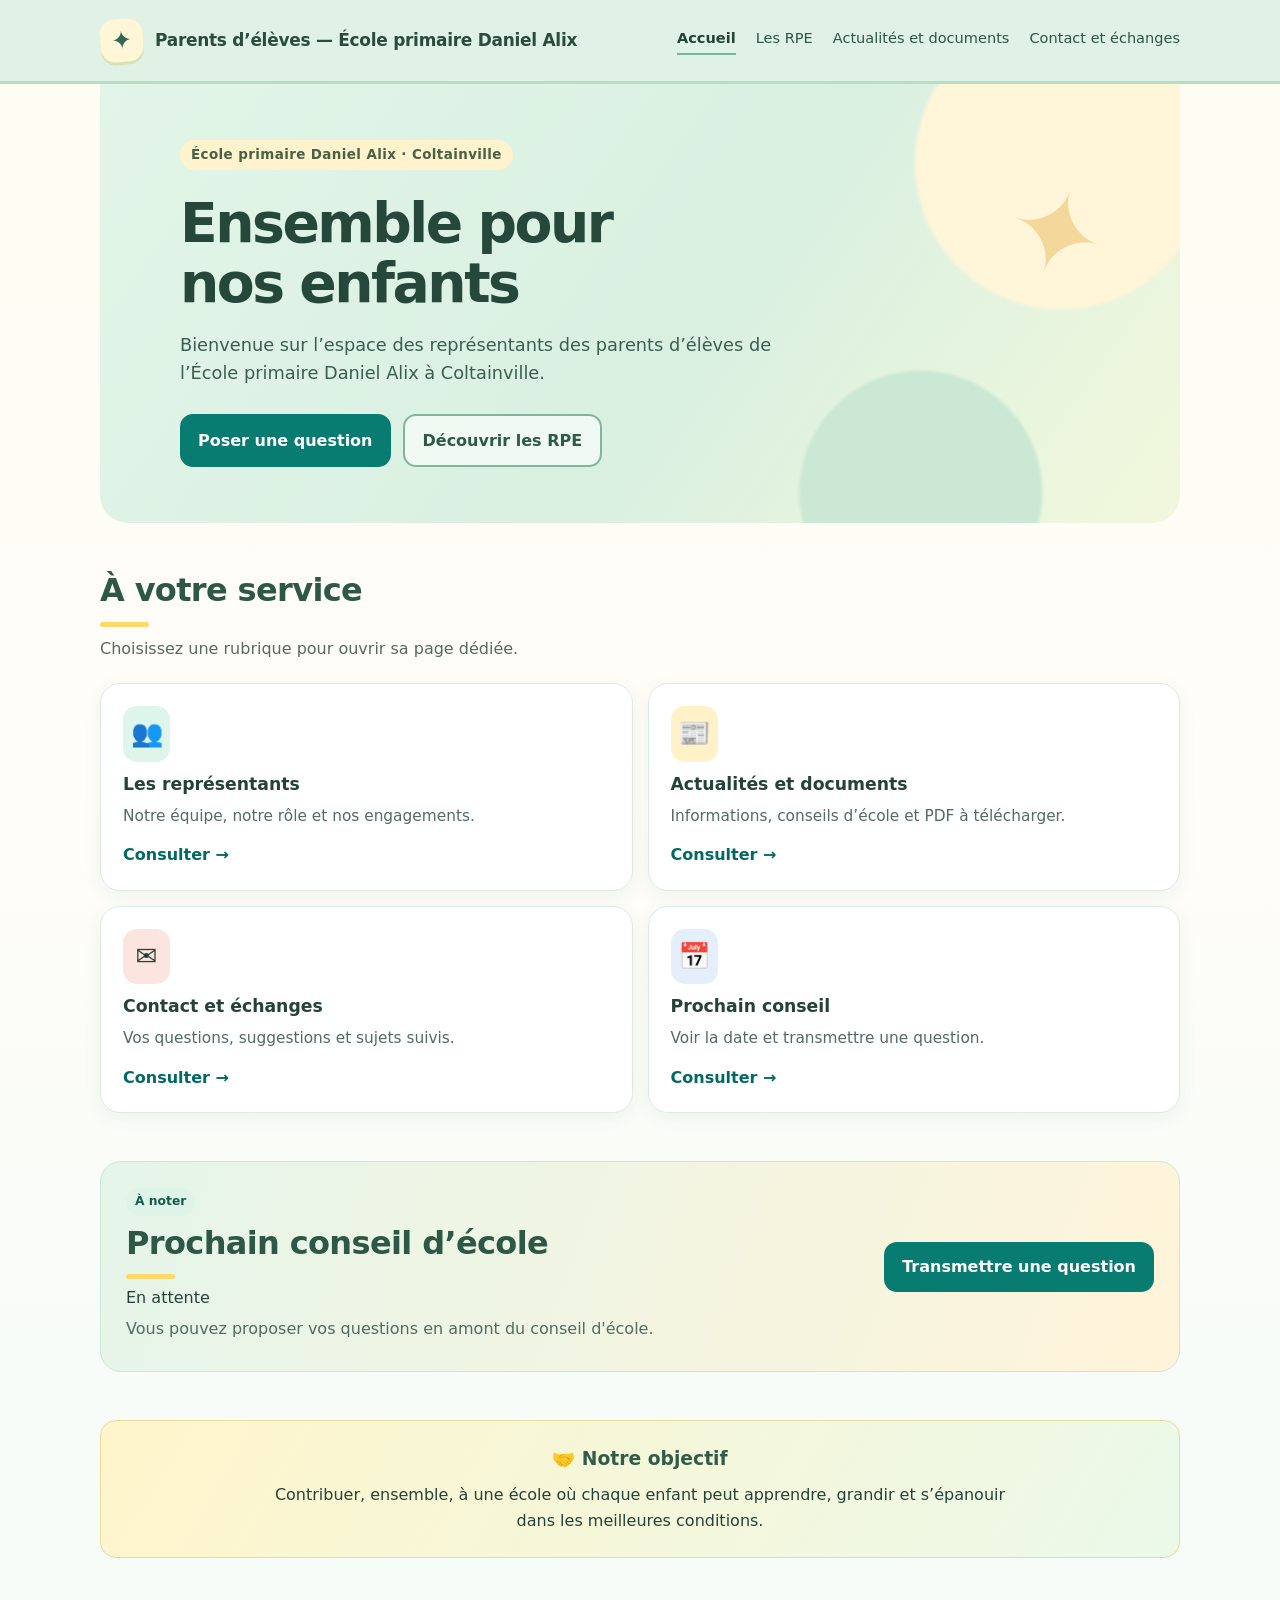
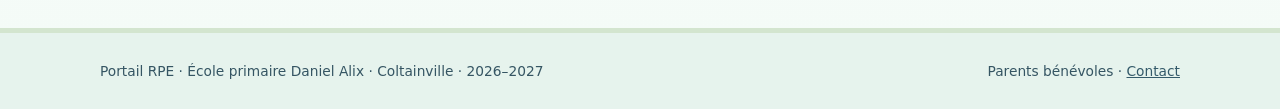
<file: index.html>
<!DOCTYPE html>

<html lang="fr"><head><meta charset="utf-8"/><meta content="width=device-width, initial-scale=1" name="viewport"/><meta content="#DFF2E5" name="theme-color"/><title>Accueil | RPE École Daniel Alix – Coltainville</title><meta content="Portail des représentants des parents d’élèves" name="description"/><link href="style.css" rel="stylesheet"/></head><body data-page-cms="index"><header class="sitehead"><div class="wrap top"><a class="brand" href="index.html"><span aria-hidden="true" class="logo">✦</span><span>Parents d’élèves <span id="school-title">— École Daniel Alix</span></span></a><nav aria-label="Navigation principale" class="nav"><a aria-current="page" class="active" href="index.html">Accueil</a><a href="equipe.html">Les RPE</a><a href="actualites.html">Actualités et documents</a><a href="contact.html">Contact et échanges</a></nav></div></header><main class="wrap page-content"><section class="hero hero-home"><div class="hero-inner"><span class="eyebrow">École primaire Daniel Alix · Coltainville</span><h1>Ensemble pour nos enfants</h1><p data-cms-key="texte_01">Bienvenue sur l’espace des représentants des parents d’élèves de l’École primaire Daniel Alix à Coltainville.</p><div class="actions"><a class="btn teal" href="contact.html">Poser une question</a><a class="btn outline" href="equipe.html">Découvrir les RPE</a></div></div></section><section class="section"><h2 data-cms-key="rubrique_02">L’essentiel, en quelques clics</h2><p class="lead" data-cms-key="texte_03">Toutes les informations utiles aux familles, au même endroit.</p><div class="cards cards-four"><a class="card linkcard" href="equipe.html"><div class="symbol">👥</div><h3 data-cms-key="sous_titre_04">Les représentants</h3><p data-cms-key="texte_10">Notre équipe, notre rôle et nos engagements.</p><span class="more">Consulter →</span></a><a class="card linkcard" href="actualites.html"><div class="symbol">📰</div><h3 data-cms-key="sous_titre_05">Actualités et documents</h3><p data-cms-key="texte_11">Informations, conseils d’école et PDF à télécharger.</p><span class="more">Consulter →</span></a><a class="card linkcard" href="contact.html"><div class="symbol">✉️</div><h3 data-cms-key="sous_titre_06">Contact et échanges</h3><p data-cms-key="texte_12">Vos questions, suggestions et sujets suivis.</p><span class="more">Consulter →</span></a><a class="card linkcard" href="actualites.html#conseil"><div class="symbol">📅</div><h3 data-cms-key="sous_titre_07">Prochain conseil</h3><p data-cms-key="texte_13">Voir la date et transmettre une question.</p><span class="more">Consulter →</span></a></div></section><section class="section"><div class="highlight-meeting"><div><span class="pill">À noter</span><h2>Prochain conseil d’école</h2><p id="next-meeting">Date à confirmer</p><p class="muted" id="meeting-note">Transmettez vos questions en amont du conseil.</p></div><a class="btn teal" href="contact.html">Transmettre une question</a></div></section><section class="section"><div class="objective"><h3 data-cms-key="sous_titre_16">🤝 Notre objectif</h3><p data-cms-key="texte_17">Contribuer, ensemble, à une école où chaque enfant peut apprendre, grandir et s’épanouir dans les meilleures conditions.</p></div></section></main><footer class="footer"><div class="wrap"><span>Portail RPE · <span id="footer-school">École primaire Daniel Alix</span> · <span id="footer-city">Coltainville</span> · <span id="footer-year">2026–2027</span></span><span>Parents bénévoles · <a href="contact.html">Contact</a></span></div></footer><script src="configuration.js"></script><script src="site.js"></script></body></html>
</file>
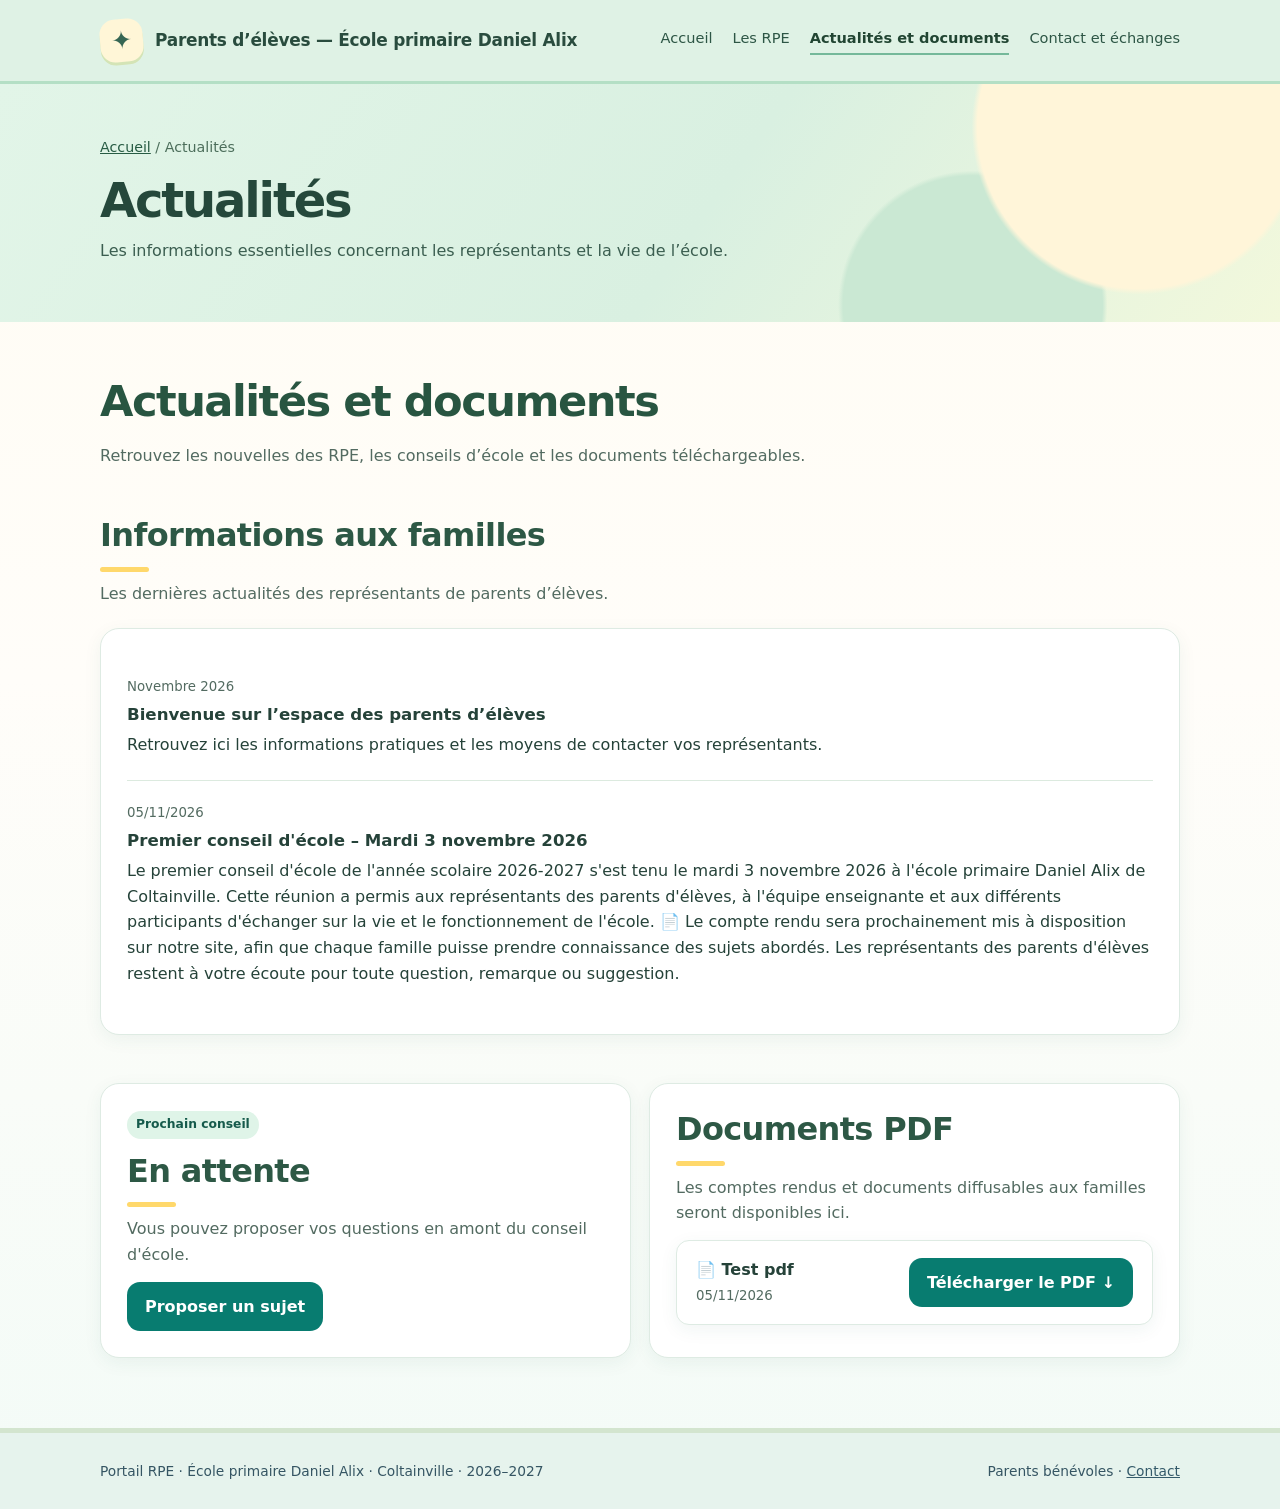
<file: actualites.html>
<!DOCTYPE html>

<html lang="fr"><head><meta charset="utf-8"/><meta content="width=device-width, initial-scale=1" name="viewport"/><meta content="#DFF2E5" name="theme-color"/><title>Actualités | RPE École Daniel Alix – Coltainville</title><meta content="Les informations essentielles concernant les représentants et la vie de l’école." name="description"/><link href="style.css" rel="stylesheet"/></head><body data-page-cms="actualites"><header class="sitehead"><div class="wrap top"><a class="brand" href="index.html"><span aria-hidden="true" class="logo">✦</span><span>Parents d’élèves <span id="school-title">— École Daniel Alix</span></span></a><nav aria-label="Navigation principale" class="nav"><a href="index.html">Accueil</a><a href="equipe.html">Les RPE</a><a aria-current="page" class="active" href="actualites.html">Actualités et documents</a><a href="contact.html">Contact et échanges</a></nav></div></header><section class="pagehero"><div class="wrap"><div class="breadcrumb"><a href="index.html">Accueil</a> / Actualités</div><h1 data-cms-key="titre_01">Actualités</h1><p data-cms-key="texte_02">Les informations essentielles concernant les représentants et la vie de l’école.</p></div></section><main class="wrap page-content"><section class="section page-intro"><h1>Actualités et documents</h1><p class="lead">Retrouvez les nouvelles des RPE, les conseils d’école et les documents téléchargeables.</p></section><section class="section" data-cms-source="actualites" id="actualites"><h2 data-cms-key="rubrique_03">Informations aux familles</h2><p class="lead" data-cms-key="texte_04">Les dernières actualités des représentants de parents d’élèves.</p><div class="panel" id="news-list"><p class="muted">Les actualités seront publiées prochainement.</p></div></section><section class="section" data-cms-source="conseils" id="conseil"><div class="two"><div class="panel"><span class="pill">Prochain conseil</span><h2 id="next-meeting" style="margin-top:13px">Date à confirmer</h2><p class="muted" id="meeting-note">Vous pouvez proposer vos questions en amont du conseil d’école.</p><a class="btn teal" href="contact.html">Proposer un sujet</a></div><div class="panel"><h2 data-cms-key="rubrique_03">Documents PDF</h2><p class="muted" data-cms-key="texte_05">Les comptes rendus et documents diffusables aux familles seront disponibles ici.</p><div class="doclist" id="documents"><div class="empty">Aucun PDF publié pour le moment.</div></div></div></div></section></main><footer class="footer"><div class="wrap"><span>Portail RPE · <span id="footer-school">École primaire Daniel Alix</span> · <span id="footer-city">Coltainville</span> · <span id="footer-year">2026–2027</span></span><span>Parents bénévoles · <a href="contact.html">Contact</a></span></div></footer><script src="configuration.js"></script><script src="site.js"></script></body></html>
</file>
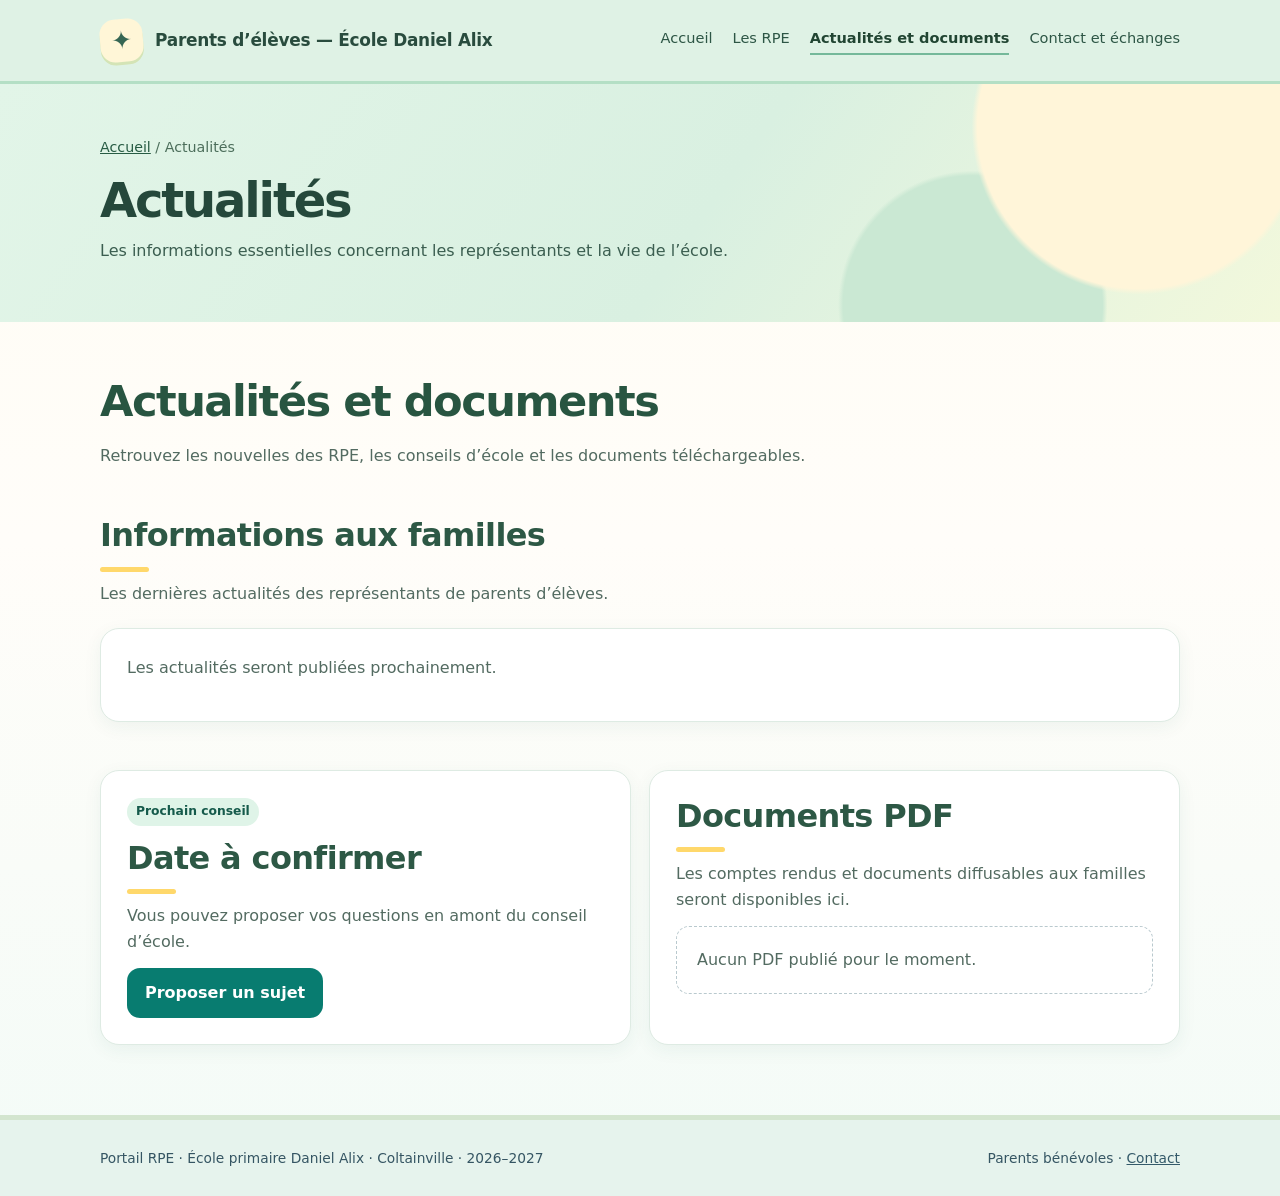
<file: conseils.html>
<!doctype html><html lang="fr"><head><meta charset="utf-8"><meta name="viewport" content="width=device-width, initial-scale=1"><meta http-equiv="refresh" content="0; url=actualites.html#conseil"><link rel="canonical" href="actualites.html#conseil"><title>Page déplacée – RPE Daniel Alix</title><link rel="stylesheet" href="style.css"></head><body><main class="wrap page-content"><h1>Cette rubrique a été regroupée.</h1><p>Retrouvez son contenu à la nouvelle adresse.</p><a class="btn teal" href="actualites.html#conseil">Accéder à la rubrique →</a></main></body></html>
</file>
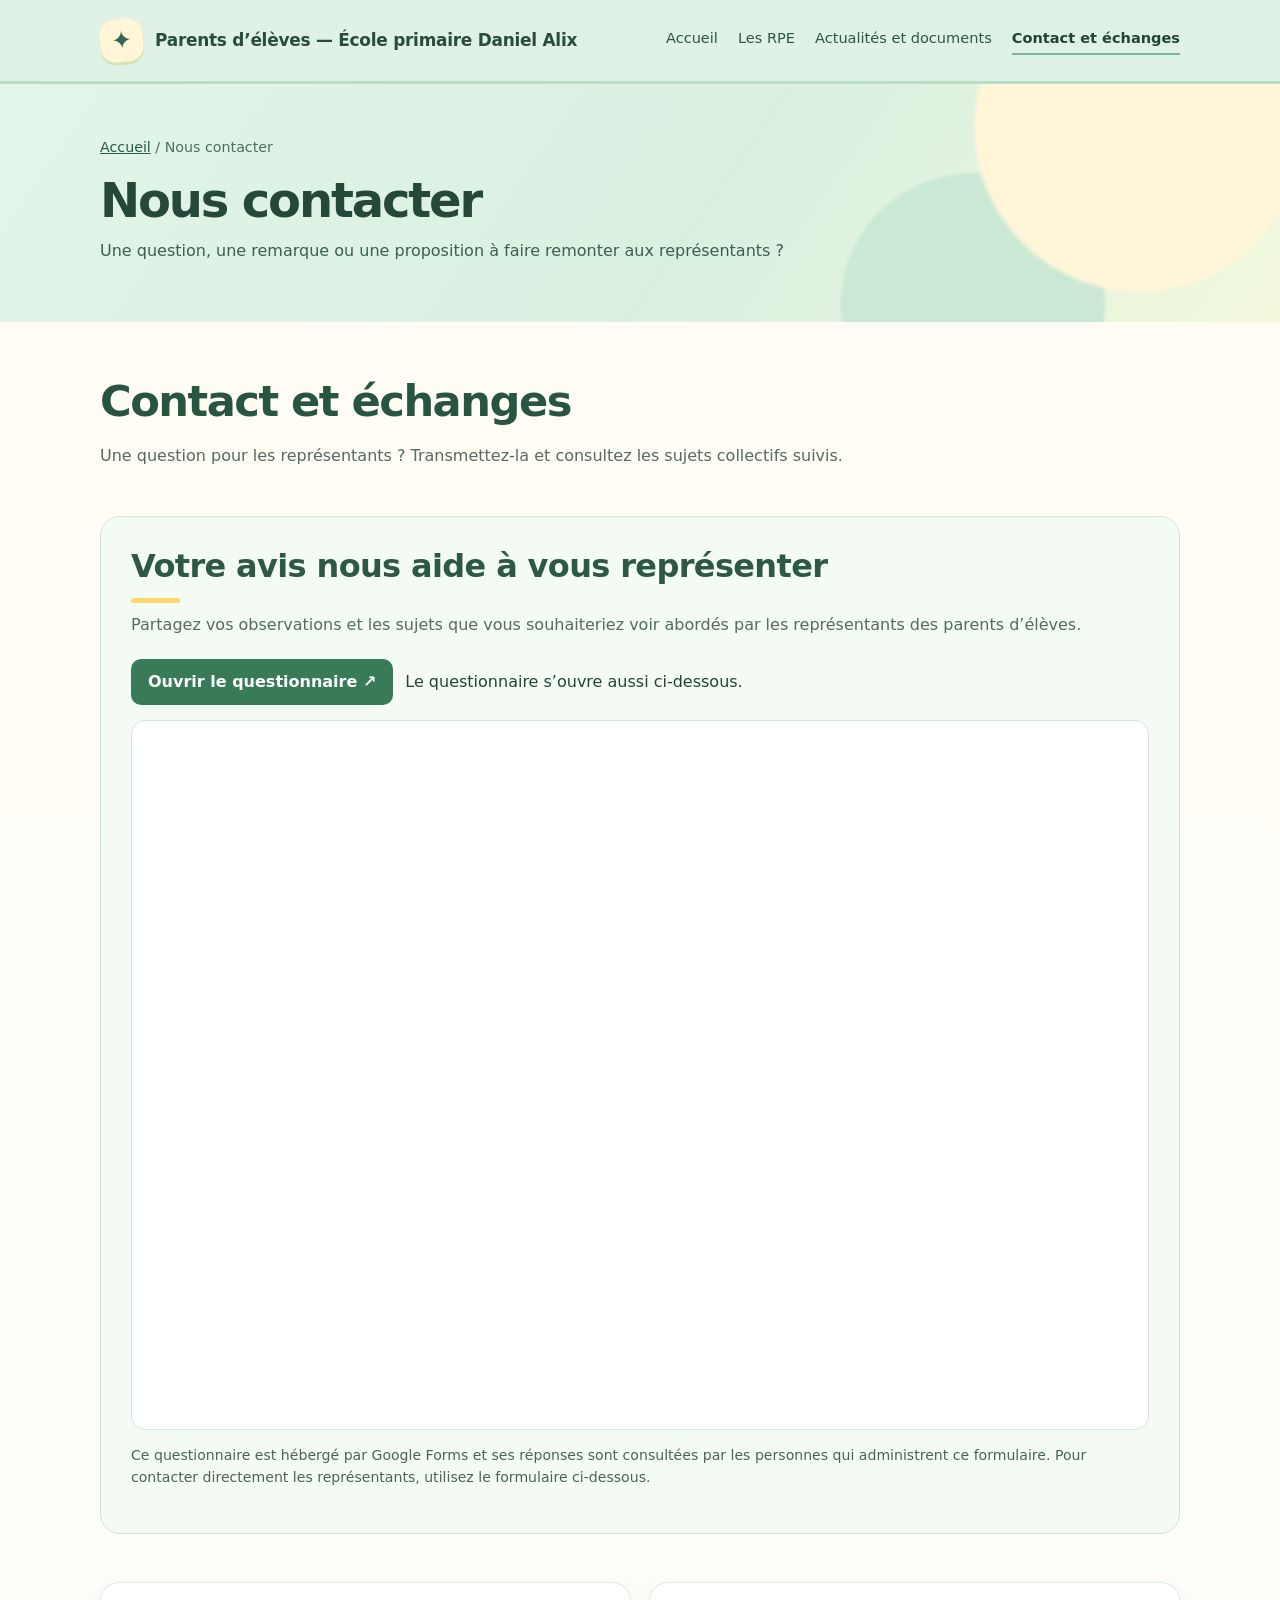
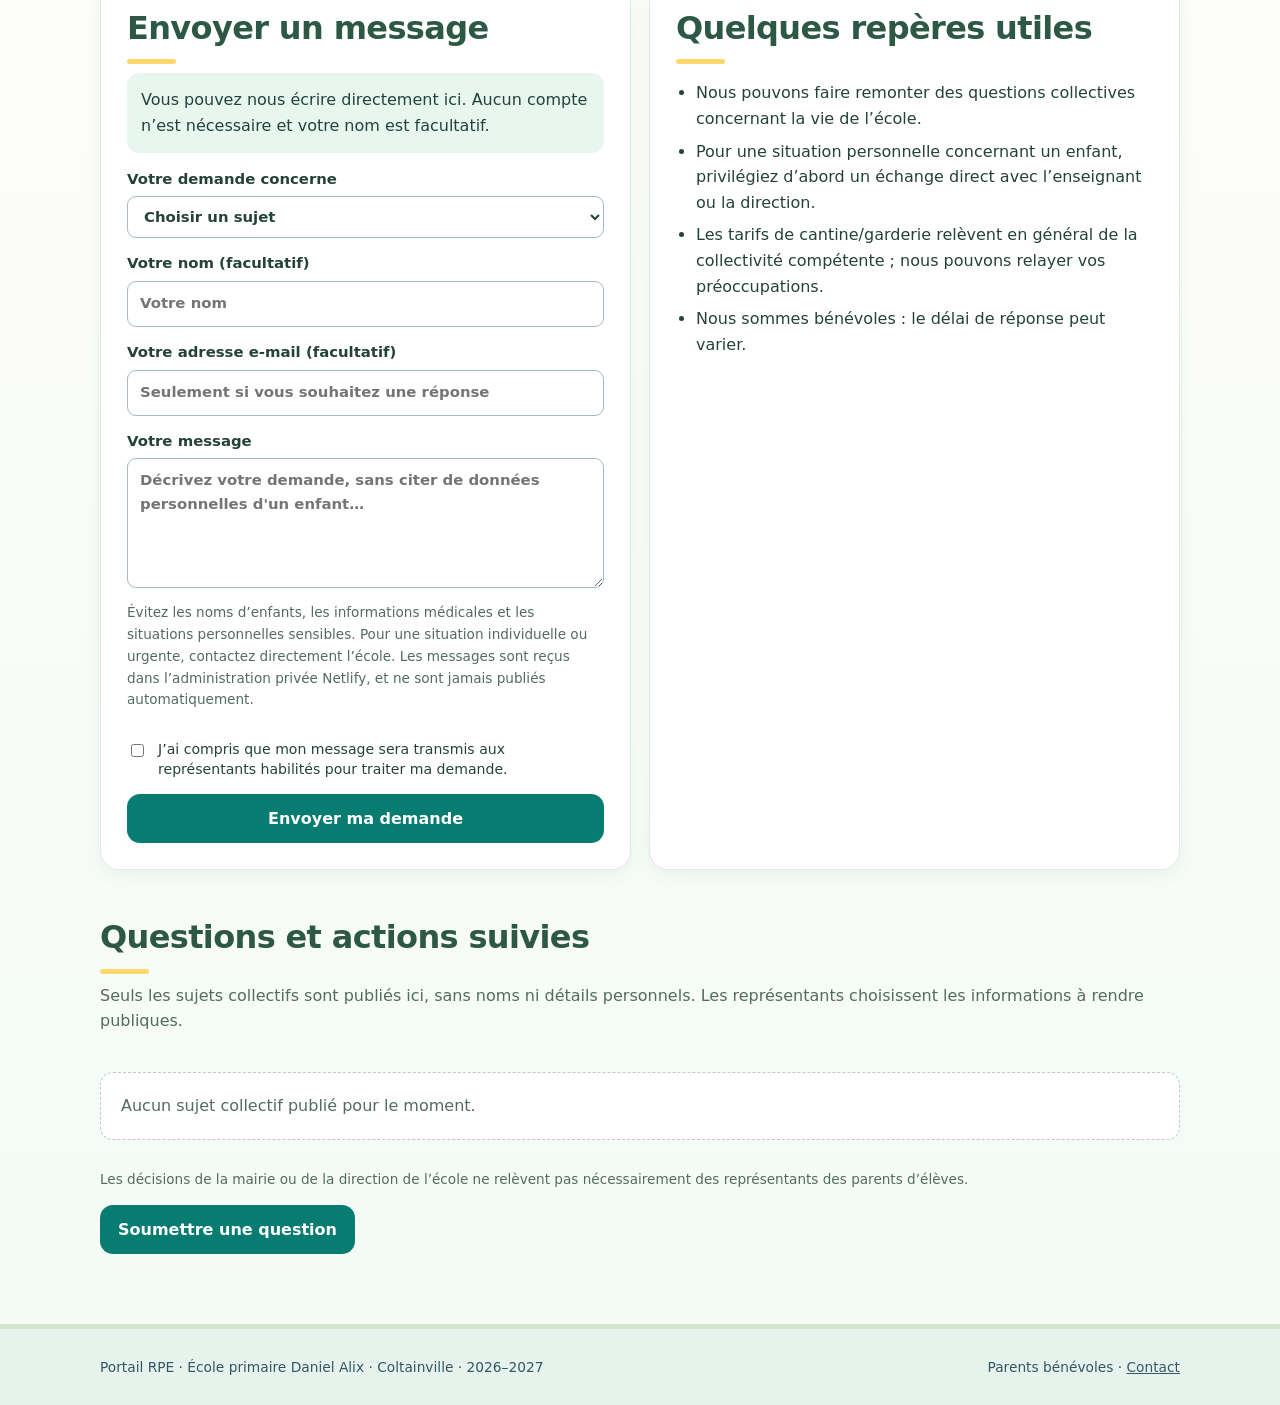
<file: contact.html>
<!DOCTYPE html>

<html lang="fr"><head><meta charset="utf-8"/><meta content="width=device-width, initial-scale=1" name="viewport"/><meta content="#DFF2E5" name="theme-color"/><title>Nous contacter | RPE École Daniel Alix – Coltainville</title><meta content="Une question, une remarque ou une proposition à faire remonter aux représentants ?" name="description"/><link href="style.css" rel="stylesheet"/><style>
.formulaire-familles{background:#f4fbf5;border:1px solid #cee5d4;border-radius:20px;padding:clamp(18px,3vw,30px)}
.formulaire-familles h2{margin-top:0}
.formulaire-familles .gf-frame{width:100%;height:710px;border:1px solid #d6e6dc;border-radius:14px;background:#fff;display:block}
.formulaire-familles .gf-note{font-size:.88rem;color:#4b6356;margin-top:14px}
.formulaire-familles .gf-actions{display:flex;align-items:center;flex-wrap:wrap;gap:12px;margin:15px 0}
.formulaire-familles .gf-actions a{background:#397a59;color:white;padding:10px 17px;border-radius:10px;text-decoration:none;font-weight:700}
@media(max-width:650px){.formulaire-familles .gf-frame{height:610px}.formulaire-familles{padding:16px}}
</style></head><body data-page-cms="contact"><header class="sitehead"><div class="wrap top"><a class="brand" href="index.html"><span aria-hidden="true" class="logo">✦</span><span>Parents d’élèves <span id="school-title">— École Daniel Alix</span></span></a><nav aria-label="Navigation principale" class="nav"><a href="index.html">Accueil</a><a href="equipe.html">Les RPE</a><a href="actualites.html">Actualités et documents</a><a aria-current="page" class="active" href="contact.html">Contact et échanges</a></nav></div></header><section class="pagehero"><div class="wrap"><div class="breadcrumb"><a href="index.html">Accueil</a> / Nous contacter</div><h1 data-cms-key="titre_01">Nous contacter</h1><p data-cms-key="texte_02">Une question, une remarque ou une proposition à faire remonter aux représentants ?</p></div></section><main class="wrap page-content"><section class="section page-intro"><h1>Contact et échanges</h1><p class="lead">Une question pour les représentants ? Transmettez-la et consultez les sujets collectifs suivis.</p></section><section aria-labelledby="questionnaire-titre" class="section formulaire-familles" id="questionnaire-familles"><h2 id="questionnaire-titre">Votre avis nous aide à vous représenter</h2>
<p class="lead">Partagez vos observations et les sujets que vous souhaiteriez voir abordés par les représentants des parents d’élèves.</p>
<div class="gf-actions"><a href="https://docs.google.com/forms/d/e/1FAIpQLScZeqf7pPLBRFFVIauB2bjZ8nYpzF0yA-WT3SpEWb0F54u1IA/viewform" rel="noopener noreferrer" target="_blank">Ouvrir le questionnaire ↗</a><span>Le questionnaire s’ouvre aussi ci-dessous.</span></div>
<iframe class="gf-frame" loading="lazy" referrerpolicy="strict-origin-when-cross-origin" src="https://docs.google.com/forms/d/e/1FAIpQLScZeqf7pPLBRFFVIauB2bjZ8nYpzF0yA-WT3SpEWb0F54u1IA/viewform?embedded=true" title="Questionnaire des représentants des parents d'élèves">Votre navigateur ne peut pas afficher le formulaire ici. Utilisez le bouton « Ouvrir le questionnaire ».</iframe>
<p class="gf-note">Ce questionnaire est hébergé par Google Forms et ses réponses sont consultées par les personnes qui administrent ce formulaire. Pour contacter directement les représentants, utilisez le formulaire ci-dessous.</p></section><section class="section" data-cms-source="contact" id="formulaire"><div class="two"><div class="panel"><h2 data-cms-key="rubrique_03">Envoyer un message</h2><div class="contact-options"><p id="email-message">Vous pouvez nous écrire directement ici. Aucun compte n’est nécessaire et votre nom est facultatif.</p></div><form action="/merci.html" class="form" data-netlify="true" id="contact-form" method="POST" name="contact-rpe" netlify-honeypot="website">
<input name="form-name" type="hidden" value="contact-rpe"/>
<p aria-hidden="true" class="honeypot"><label>Ne pas remplir ce champ <input autocomplete="off" name="website" tabindex="-1"/></label></p>
<label class="field">Votre demande concerne
<select name="categorie" required="">
<option value="">Choisir un sujet</option>
<option value="Question pour le conseil d’école">Question pour le conseil d’école</option>
<option value="Idée ou proposition">Idée ou proposition</option>
<option value="Problème collectif">Problème collectif</option>
<option value="Autre demande">Autre demande</option>
</select></label>
<label class="field">Votre nom (facultatif)<input autocomplete="name" maxlength="90" name="nom" placeholder="Votre nom" type="text"/></label>
<label class="field">Votre adresse e-mail (facultatif)<input autocomplete="email" maxlength="120" name="email" placeholder="Seulement si vous souhaitez une réponse" type="email"/></label>
<label class="field">Votre message<textarea maxlength="4000" minlength="10" name="message" placeholder="Décrivez votre demande, sans citer de données personnelles d'un enfant…" required=""></textarea></label>
<p class="help">Évitez les noms d’enfants, les informations médicales et les situations personnelles sensibles. Pour une situation individuelle ou urgente, contactez directement l’école. Les messages sont reçus dans l’administration privée Netlify, et ne sont jamais publiés automatiquement.</p>
<label class="consent"><input name="accord" required="" type="checkbox" value="oui"/> J’ai compris que mon message sera transmis aux représentants habilités pour traiter ma demande.</label>
<button class="btn teal" type="submit">Envoyer ma demande</button>
</form></div><div class="panel"><h2 data-cms-key="rubrique_04">Quelques repères utiles</h2><ul class="simple"><li data-cms-key="repere_05">Nous pouvons faire remonter des <strong>questions collectives</strong> concernant la vie de l’école.</li><li data-cms-key="repere_06">Pour une situation personnelle concernant un enfant, privilégiez d’abord un échange direct avec l’enseignant ou la direction.</li><li data-cms-key="repere_07">Les tarifs de cantine relèvent en général de la collectivité compétente ; nous pouvons relayer vos préoccupations.</li><li data-cms-key="repere_08">Nous sommes bénévoles : le délai de réponse peut varier.</li></ul></div></div></section><section class="section" data-cms-source="" id="suivi"><h2>Questions et actions suivies</h2><p class="lead">Seuls les sujets collectifs sont publiés ici, sans noms ni détails personnels. Les représentants choisissent les informations à rendre publiques.</p><div class="suivi-items" id="suivi-list"><p class="empty">Chargement du suivi…</p></div><p class="help">Les décisions de la mairie ou de la direction de l’école ne relèvent pas nécessairement des représentants des parents d’élèves.</p><a class="btn teal" href="contact.html">Soumettre une question</a></section></main><footer class="footer"><div class="wrap"><span>Portail RPE · <span id="footer-school">École primaire Daniel Alix</span> · <span id="footer-city">Coltainville</span> · <span id="footer-year">2026–2027</span></span><span>Parents bénévoles · <a href="contact.html">Contact</a></span></div></footer><script src="configuration.js"></script><script src="site.js"></script></body></html>
</file>
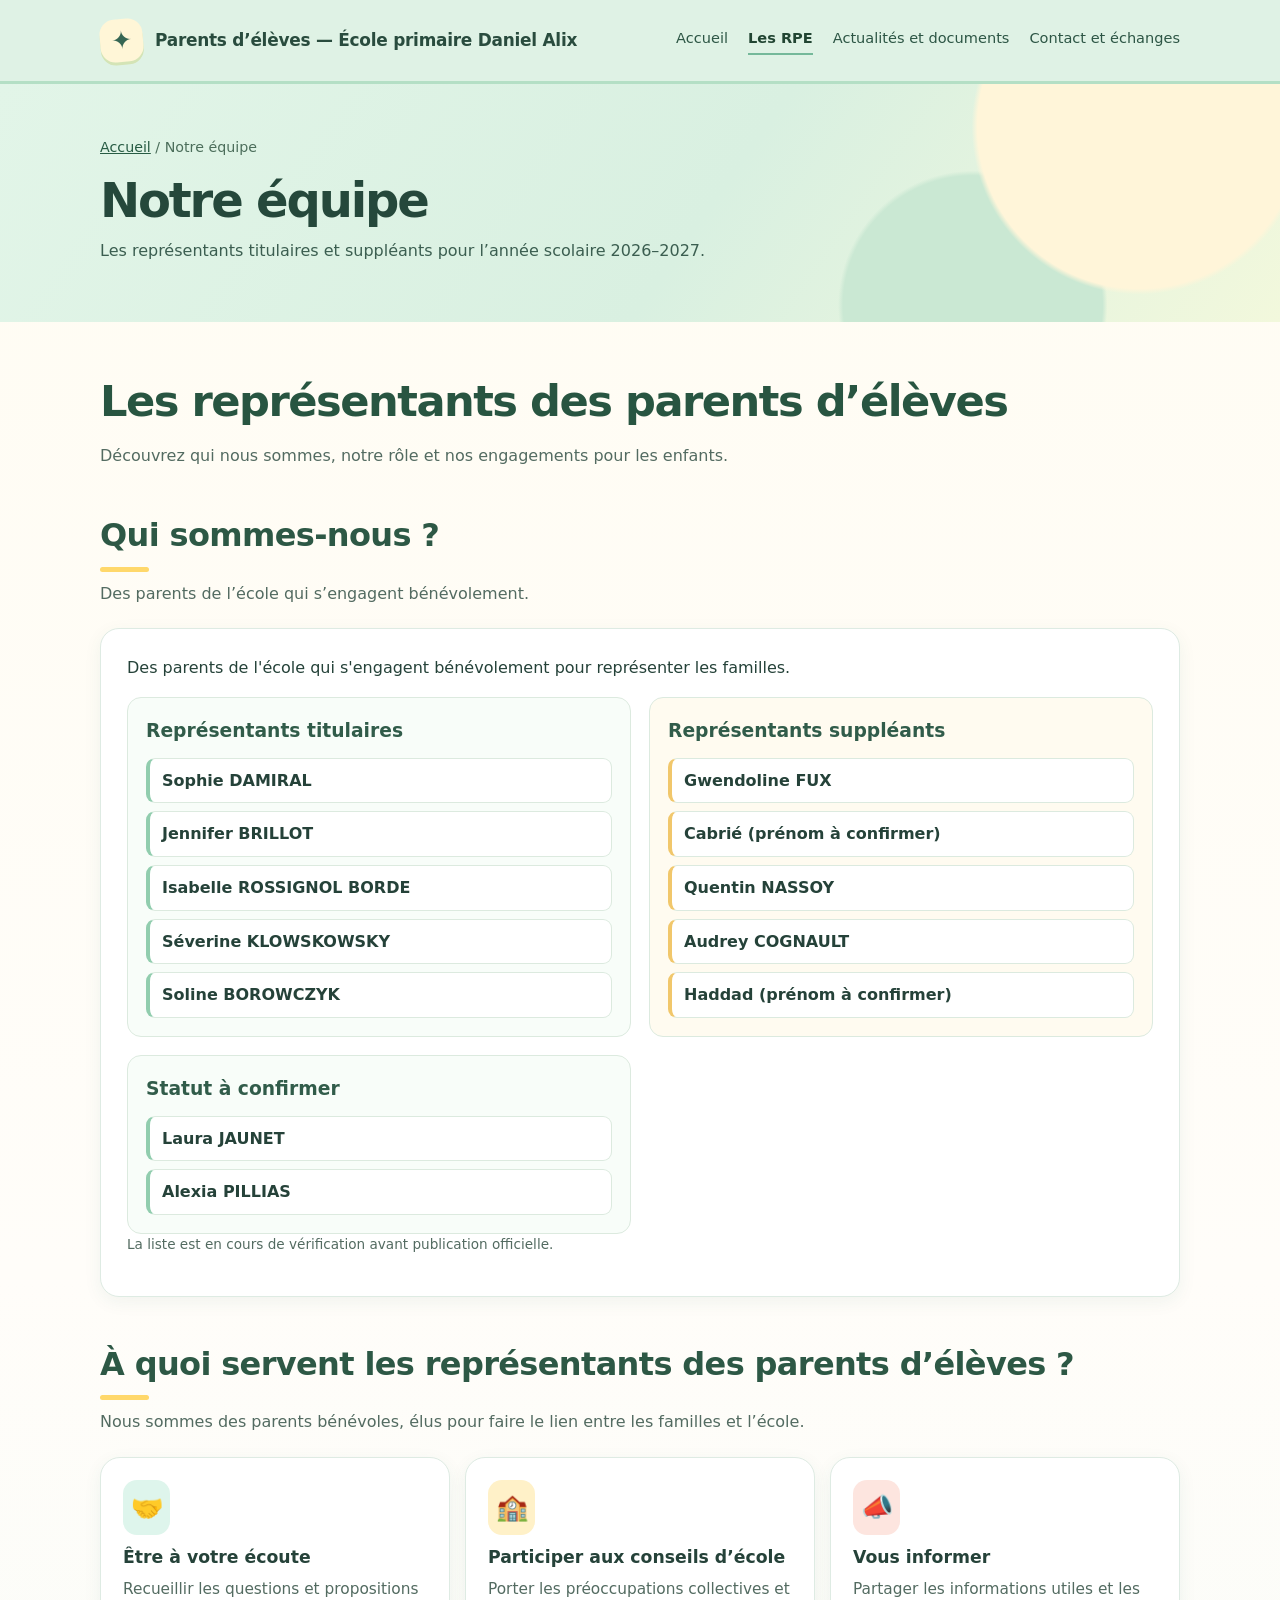
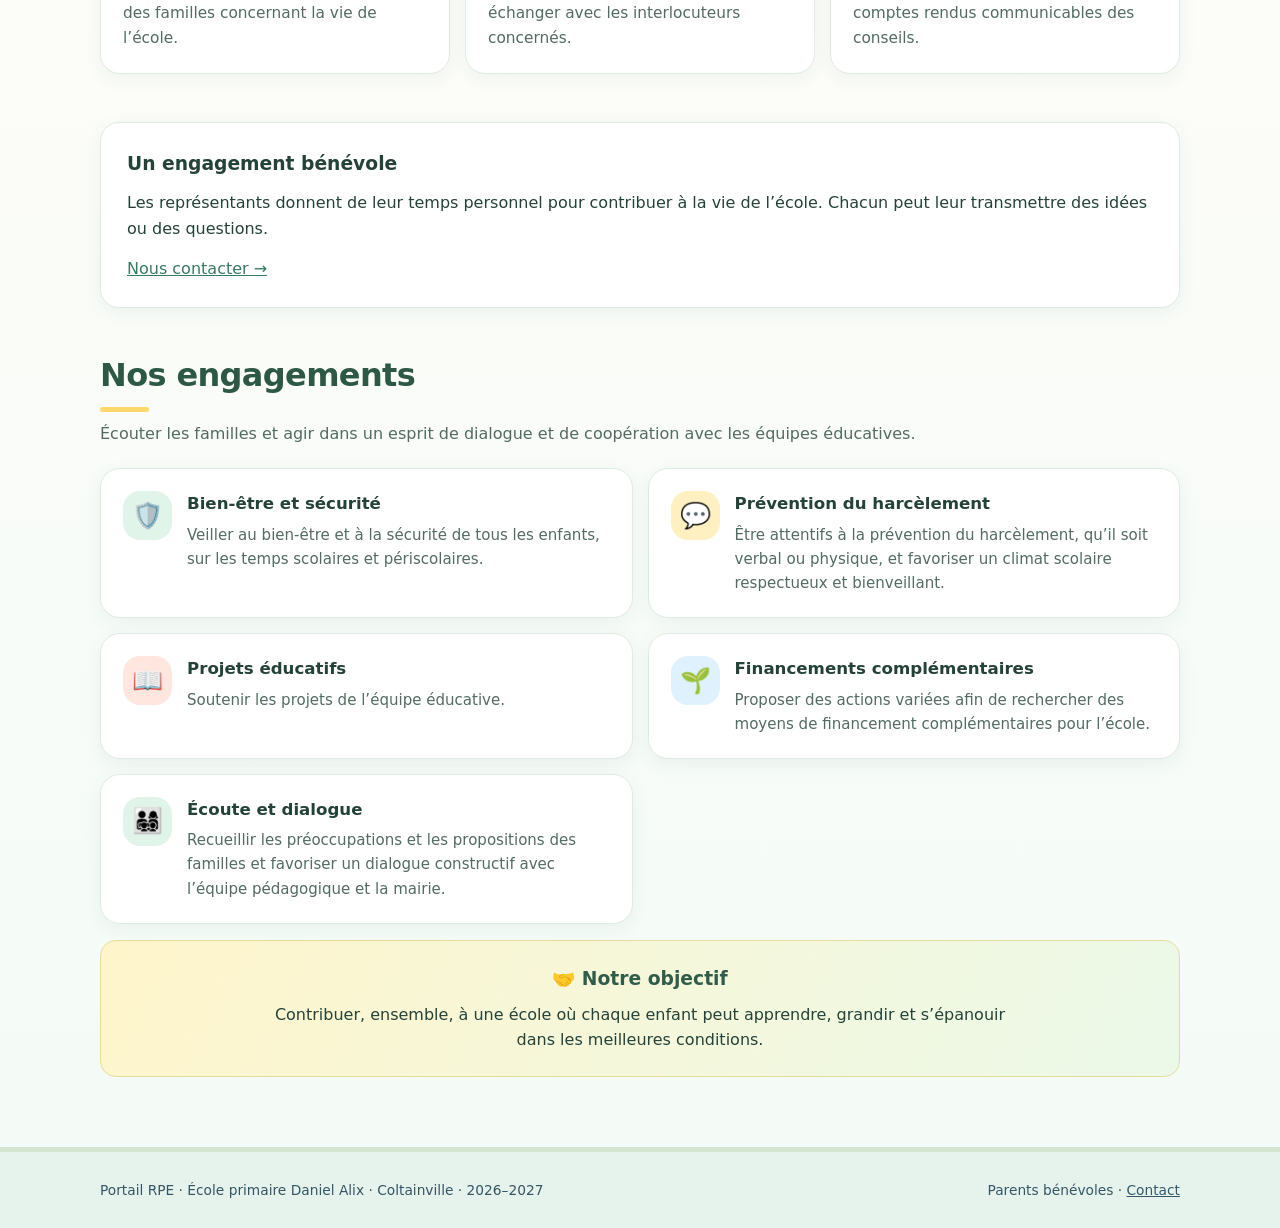
<file: equipe.html>
<!DOCTYPE html>

<html lang="fr"><head><meta charset="utf-8"/><meta content="width=device-width, initial-scale=1" name="viewport"/><meta content="#DFF2E5" name="theme-color"/><title>Notre équipe | RPE École Daniel Alix – Coltainville</title><meta content="Les représentants titulaires et suppléants pour l’année scolaire 2026–2027." name="description"/><link href="style.css" rel="stylesheet"/></head><body data-page-cms="equipe"><header class="sitehead"><div class="wrap top"><a class="brand" href="index.html"><span aria-hidden="true" class="logo">✦</span><span>Parents d’élèves <span id="school-title">— École Daniel Alix</span></span></a><nav aria-label="Navigation principale" class="nav"><a href="index.html">Accueil</a><a aria-current="page" class="active" href="equipe.html">Les RPE</a><a href="actualites.html">Actualités et documents</a><a href="contact.html">Contact et échanges</a></nav></div></header><section class="pagehero"><div class="wrap"><div class="breadcrumb"><a href="index.html">Accueil</a> / Notre équipe</div><h1 data-cms-key="titre_01">Notre équipe</h1><p data-cms-key="texte_02">Les représentants titulaires et suppléants pour l’année scolaire 2026–2027.</p></div></section><main class="wrap page-content"><section class="section page-intro"><h1>Les représentants des parents d’élèves</h1><p class="lead">Découvrez qui nous sommes, notre rôle et nos engagements pour les enfants.</p></section><section class="section" data-cms-source="equipe" id="equipe"><h2 data-cms-key="rubrique_03">Qui sommes-nous ?</h2><p class="lead" data-cms-key="texte_04">Des parents de l’école qui s’engagent bénévolement.</p><div class="panel"><p id="team-description">Les représentants des parents d’élèves pour cette année scolaire :</p><div id="team-list"></div><p class="help" data-cms-key="texte_05">La liste est en cours de vérification avant publication officielle.</p></div></section><section class="section" data-cms-source="role" id="role"><h2 data-cms-key="rubrique_03">À quoi servent les représentants des parents d’élèves ?</h2><p class="lead" data-cms-key="texte_04">Nous sommes des parents bénévoles, élus pour faire le lien entre les familles et l’école.</p><div class="cards"><article class="card"><div class="symbol">🤝</div><h3 data-cms-key="sous_titre_05">Être à votre écoute</h3><p data-cms-key="texte_08">Recueillir les questions et propositions des familles concernant la vie de l’école.</p></article><article class="card"><div class="symbol">🏫</div><h3 data-cms-key="sous_titre_06">Participer aux conseils d’école</h3><p data-cms-key="texte_09">Porter les préoccupations collectives et échanger avec les interlocuteurs concernés.</p></article><article class="card"><div class="symbol">📣</div><h3 data-cms-key="sous_titre_07">Vous informer</h3><p data-cms-key="texte_10">Partager les informations utiles et les comptes rendus communicables des conseils.</p></article></div></section><section class="section" data-cms-source="role" id="benevolat"><div class="panel"><h3 data-cms-key="sous_titre_11">Un engagement bénévole</h3><p data-cms-key="texte_benevolat">Les représentants donnent de leur temps personnel pour contribuer à la vie de l’école. Chacun peut leur transmettre des idées ou des questions.</p><a href="contact.html"> Nous contacter →</a></div></section><section class="section" data-cms-source="priorites" id="priorites"><h2 data-cms-key="rubrique_03">Nos engagements</h2><p class="lead" data-cms-key="texte_04">Écouter les familles et agir dans un esprit de dialogue et de coopération avec les équipes éducatives.</p><div class="priority-grid"><article class="card priority"><div class="priority-icon">🛡️</div><div><h3 data-cms-key="sous_titre_05">Bien-être et sécurité</h3><p data-cms-key="texte_10">Veiller au bien-être et à la sécurité de tous les enfants, sur les temps scolaires et périscolaires.</p></div></article><article class="card priority"><div class="priority-icon">💬</div><div><h3 data-cms-key="sous_titre_06">Prévention du harcèlement</h3><p data-cms-key="texte_11">Être attentifs à la prévention du harcèlement, qu’il soit verbal ou physique, et favoriser un climat scolaire respectueux et bienveillant.</p></div></article><article class="card priority"><div class="priority-icon">📖</div><div><h3 data-cms-key="sous_titre_07">Projets éducatifs</h3><p data-cms-key="texte_12">Soutenir les projets de l’équipe éducative.</p></div></article><article class="card priority"><div class="priority-icon">🌱</div><div><h3 data-cms-key="sous_titre_08">Financements complémentaires</h3><p data-cms-key="texte_13">Proposer des actions variées afin de rechercher des moyens de financement complémentaires pour l’école.</p></div></article><article class="card priority"><div class="priority-icon">👨‍👩‍👧‍👦</div><div><h3 data-cms-key="sous_titre_09">Écoute et dialogue</h3><p data-cms-key="texte_14">Recueillir les préoccupations et les propositions des familles et favoriser un dialogue constructif avec l’équipe pédagogique et la mairie.</p></div></article></div><div class="objective"><h3 data-cms-key="sous_titre_15">🤝 Notre objectif</h3><p data-cms-key="texte_16">Contribuer, ensemble, à une école où chaque enfant peut apprendre, grandir et s’épanouir dans les meilleures conditions.</p></div></section></main><footer class="footer"><div class="wrap"><span>Portail RPE · <span id="footer-school">École primaire Daniel Alix</span> · <span id="footer-city">Coltainville</span> · <span id="footer-year">2026–2027</span></span><span>Parents bénévoles · <a href="contact.html">Contact</a></span></div></footer><script src="configuration.js"></script><script src="site.js"></script></body></html>
</file>
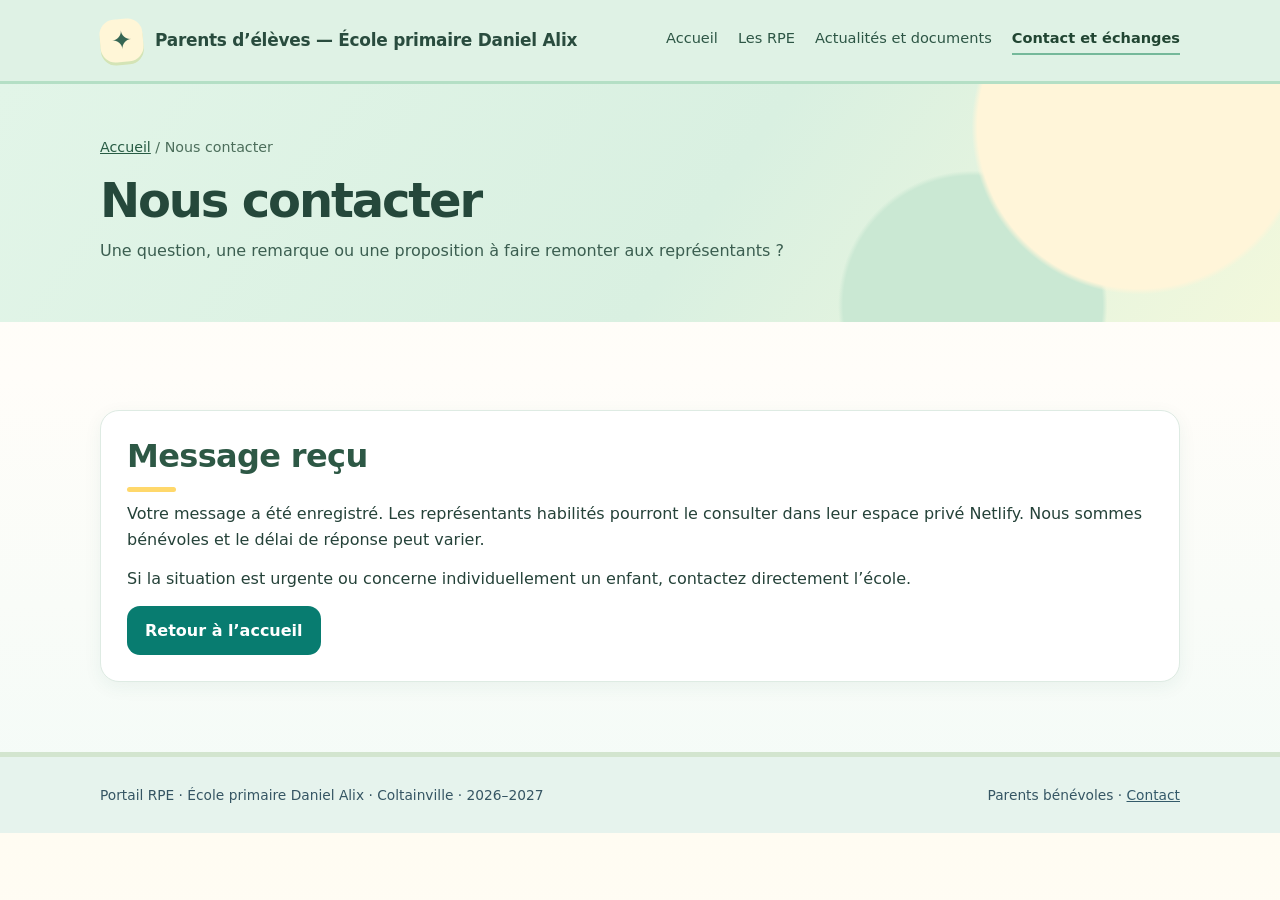
<file: merci.html>
<!DOCTYPE html>

<html lang="fr"><head><meta charset="utf-8"/><meta content="width=device-width, initial-scale=1" name="viewport"/><meta content="#DFF2E5" name="theme-color"/><title>Message envoyé | RPE Daniel Alix</title><meta content="Une question, une remarque ou une proposition à faire remonter aux représentants ?" name="description"/><link href="style.css" rel="stylesheet"/></head><body data-page-cms="contact"><header class="sitehead"><div class="wrap top"><a class="brand" href="index.html"><span aria-hidden="true" class="logo">✦</span><span>Parents d’élèves <span id="school-title">— École Daniel Alix</span></span></a><nav aria-label="Navigation principale" class="nav"><a href="index.html">Accueil</a><a href="equipe.html">Les RPE</a><a href="actualites.html">Actualités et documents</a><a aria-current="page" class="active" href="contact.html">Contact et échanges</a></nav></div></header><section class="pagehero"><div class="wrap"><div class="breadcrumb"><a href="index.html">Accueil</a> / Nous contacter</div><h1 data-cms-key="titre_01">Merci pour votre message</h1><p data-cms-key="texte_02">Votre demande a été enregistrée.</p></div></section><main class="wrap page-content"><section class="section panel"><h2>Message reçu</h2><p>Votre message a été enregistré. Les représentants habilités pourront le consulter dans leur espace privé Netlify. Nous sommes bénévoles et le délai de réponse peut varier.</p><p>Si la situation est urgente ou concerne individuellement un enfant, contactez directement l’école.</p><a class="btn teal" href="index.html">Retour à l’accueil</a></section></main><footer class="footer"><div class="wrap"><span>Portail RPE · <span id="footer-school">École primaire Daniel Alix</span> · <span id="footer-city">Coltainville</span> · <span id="footer-year">2026–2027</span></span><span>Parents bénévoles · <a href="contact.html">Contact</a></span></div></footer><script src="configuration.js"></script><script src="site.js"></script></body></html>
</file>
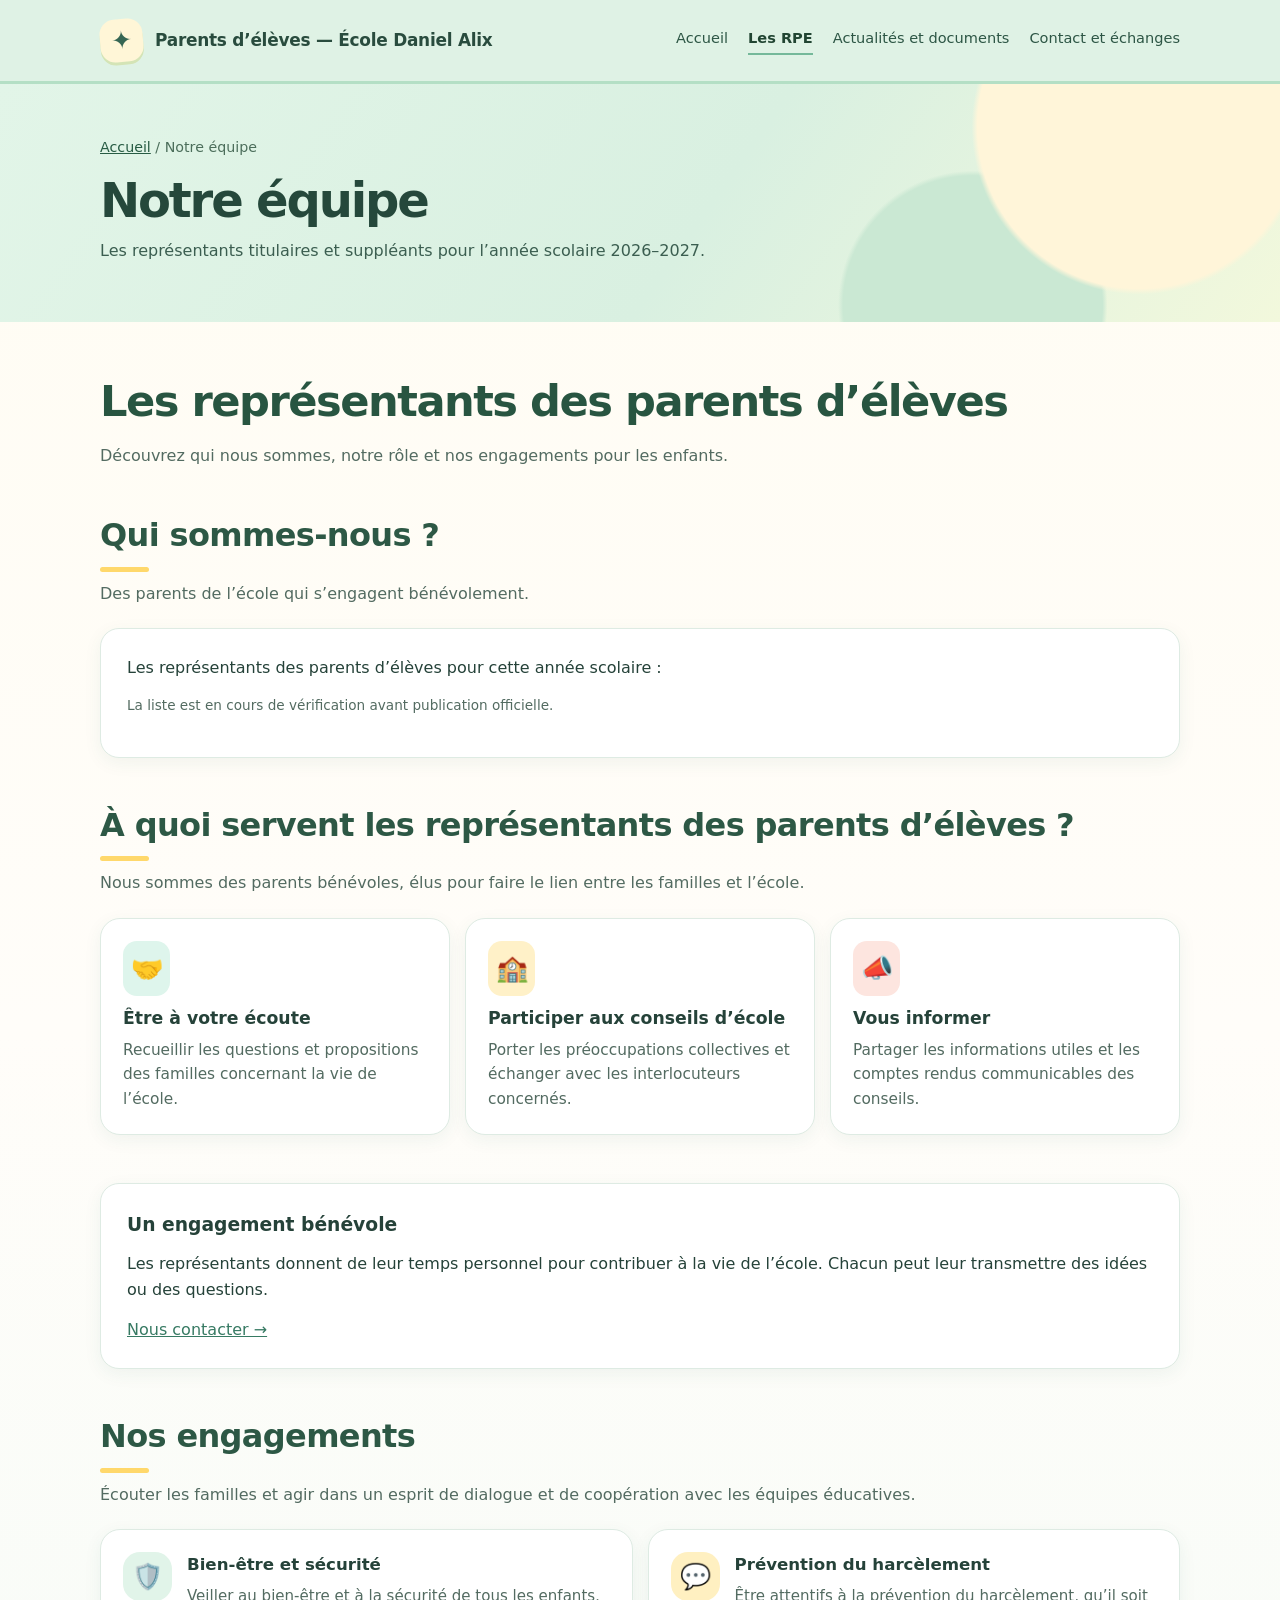
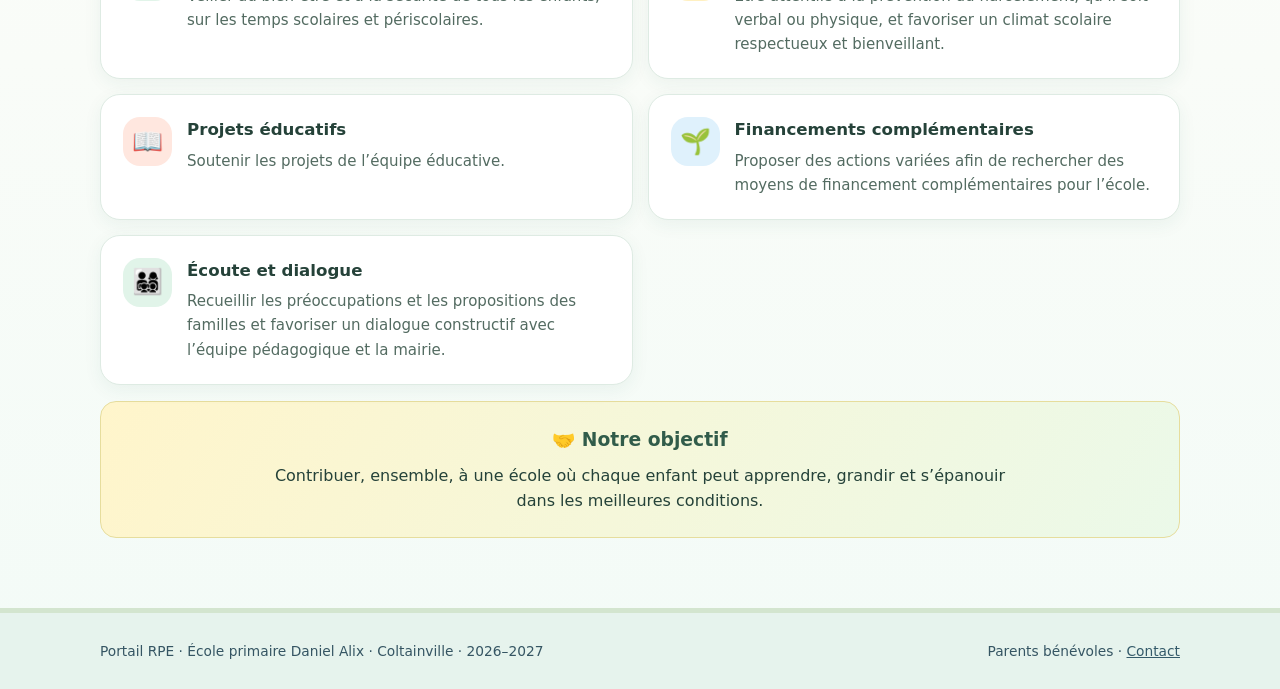
<file: priorites.html>
<!doctype html><html lang="fr"><head><meta charset="utf-8"><meta name="viewport" content="width=device-width, initial-scale=1"><meta http-equiv="refresh" content="0; url=equipe.html#priorites"><link rel="canonical" href="equipe.html#priorites"><title>Page déplacée – RPE Daniel Alix</title><link rel="stylesheet" href="style.css"></head><body><main class="wrap page-content"><h1>Cette rubrique a été regroupée.</h1><p>Retrouvez son contenu à la nouvelle adresse.</p><a class="btn teal" href="equipe.html#priorites">Accéder à la rubrique →</a></main></body></html>
</file>
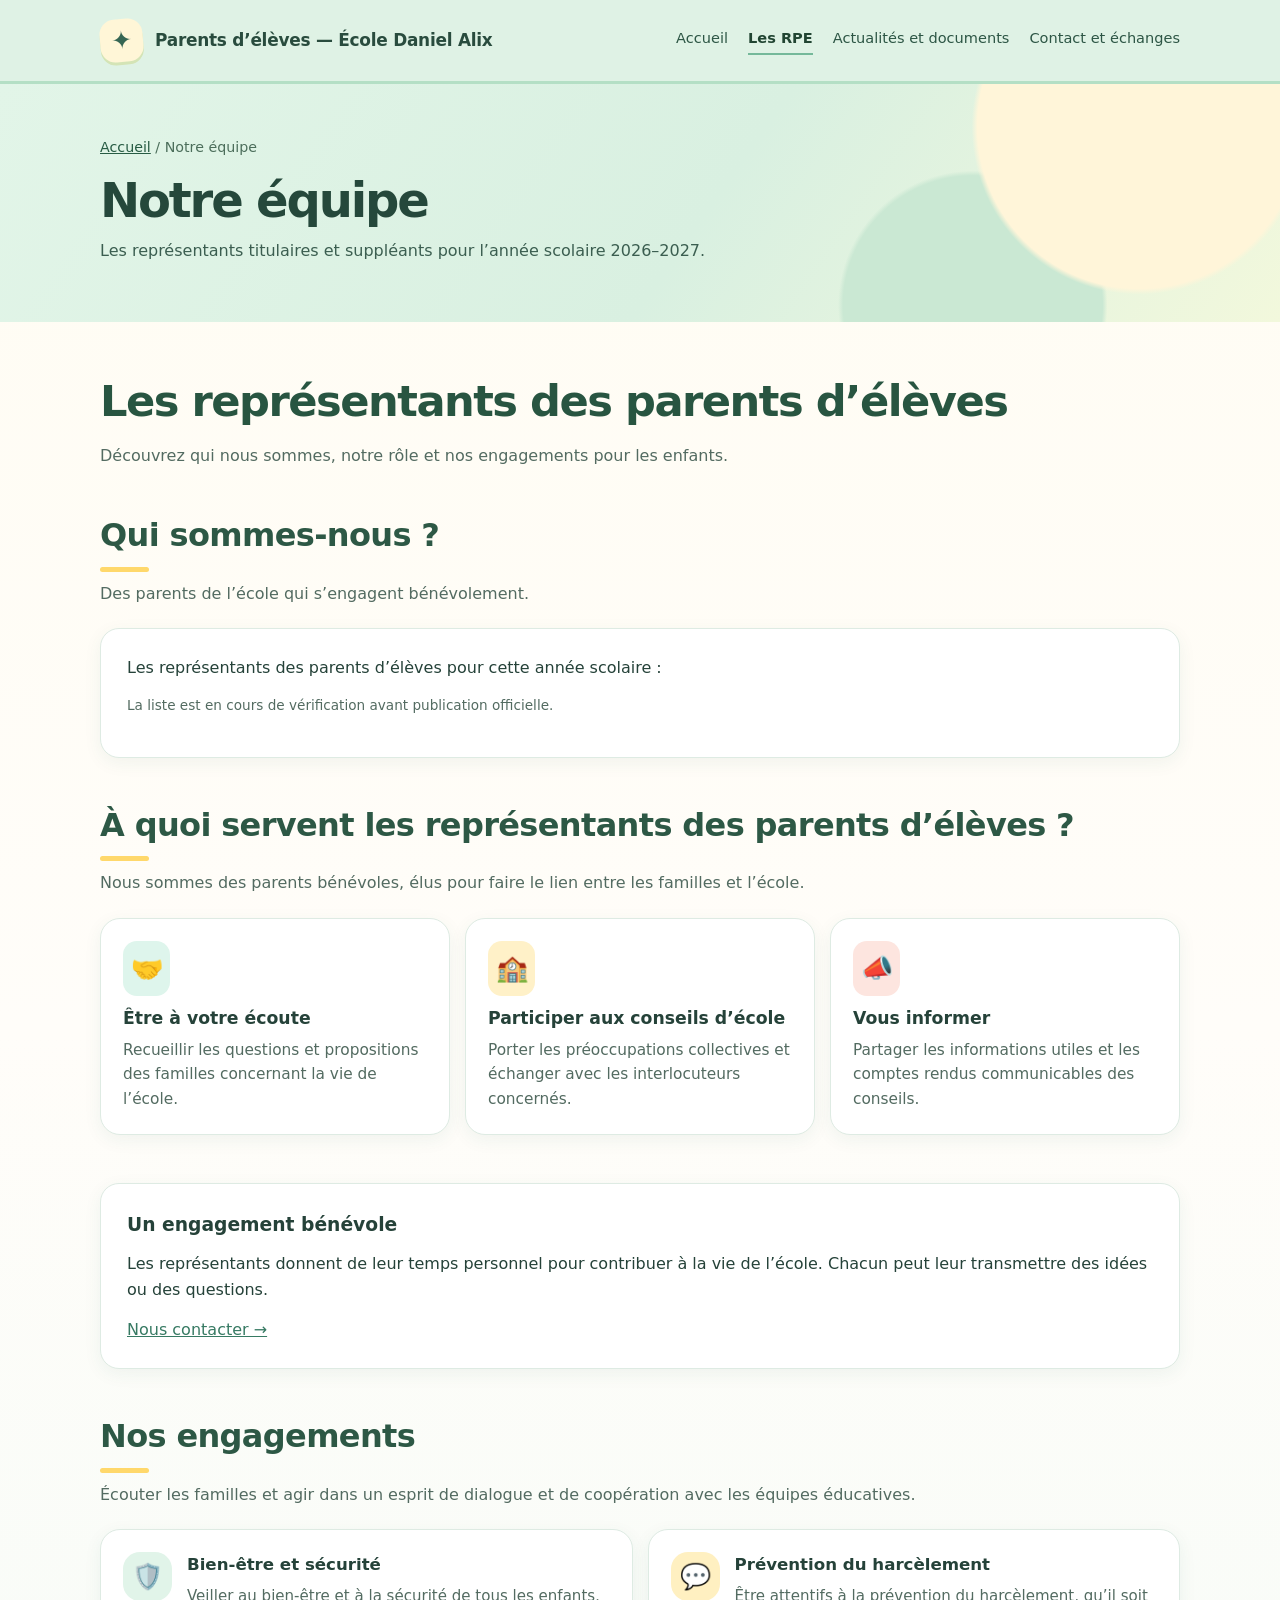
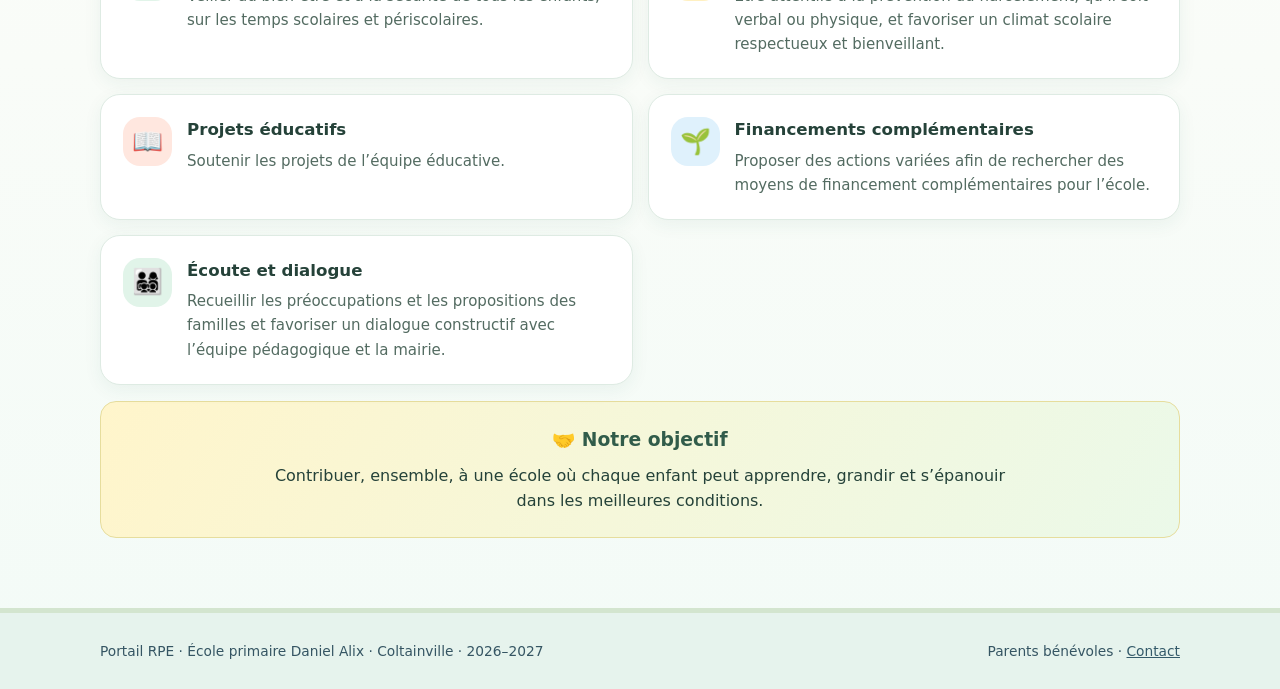
<file: role.html>
<!doctype html><html lang="fr"><head><meta charset="utf-8"><meta name="viewport" content="width=device-width, initial-scale=1"><meta http-equiv="refresh" content="0; url=equipe.html#role"><link rel="canonical" href="equipe.html#role"><title>Page déplacée – RPE Daniel Alix</title><link rel="stylesheet" href="style.css"></head><body><main class="wrap page-content"><h1>Cette rubrique a été regroupée.</h1><p>Retrouvez son contenu à la nouvelle adresse.</p><a class="btn teal" href="equipe.html#role">Accéder à la rubrique →</a></main></body></html>
</file>
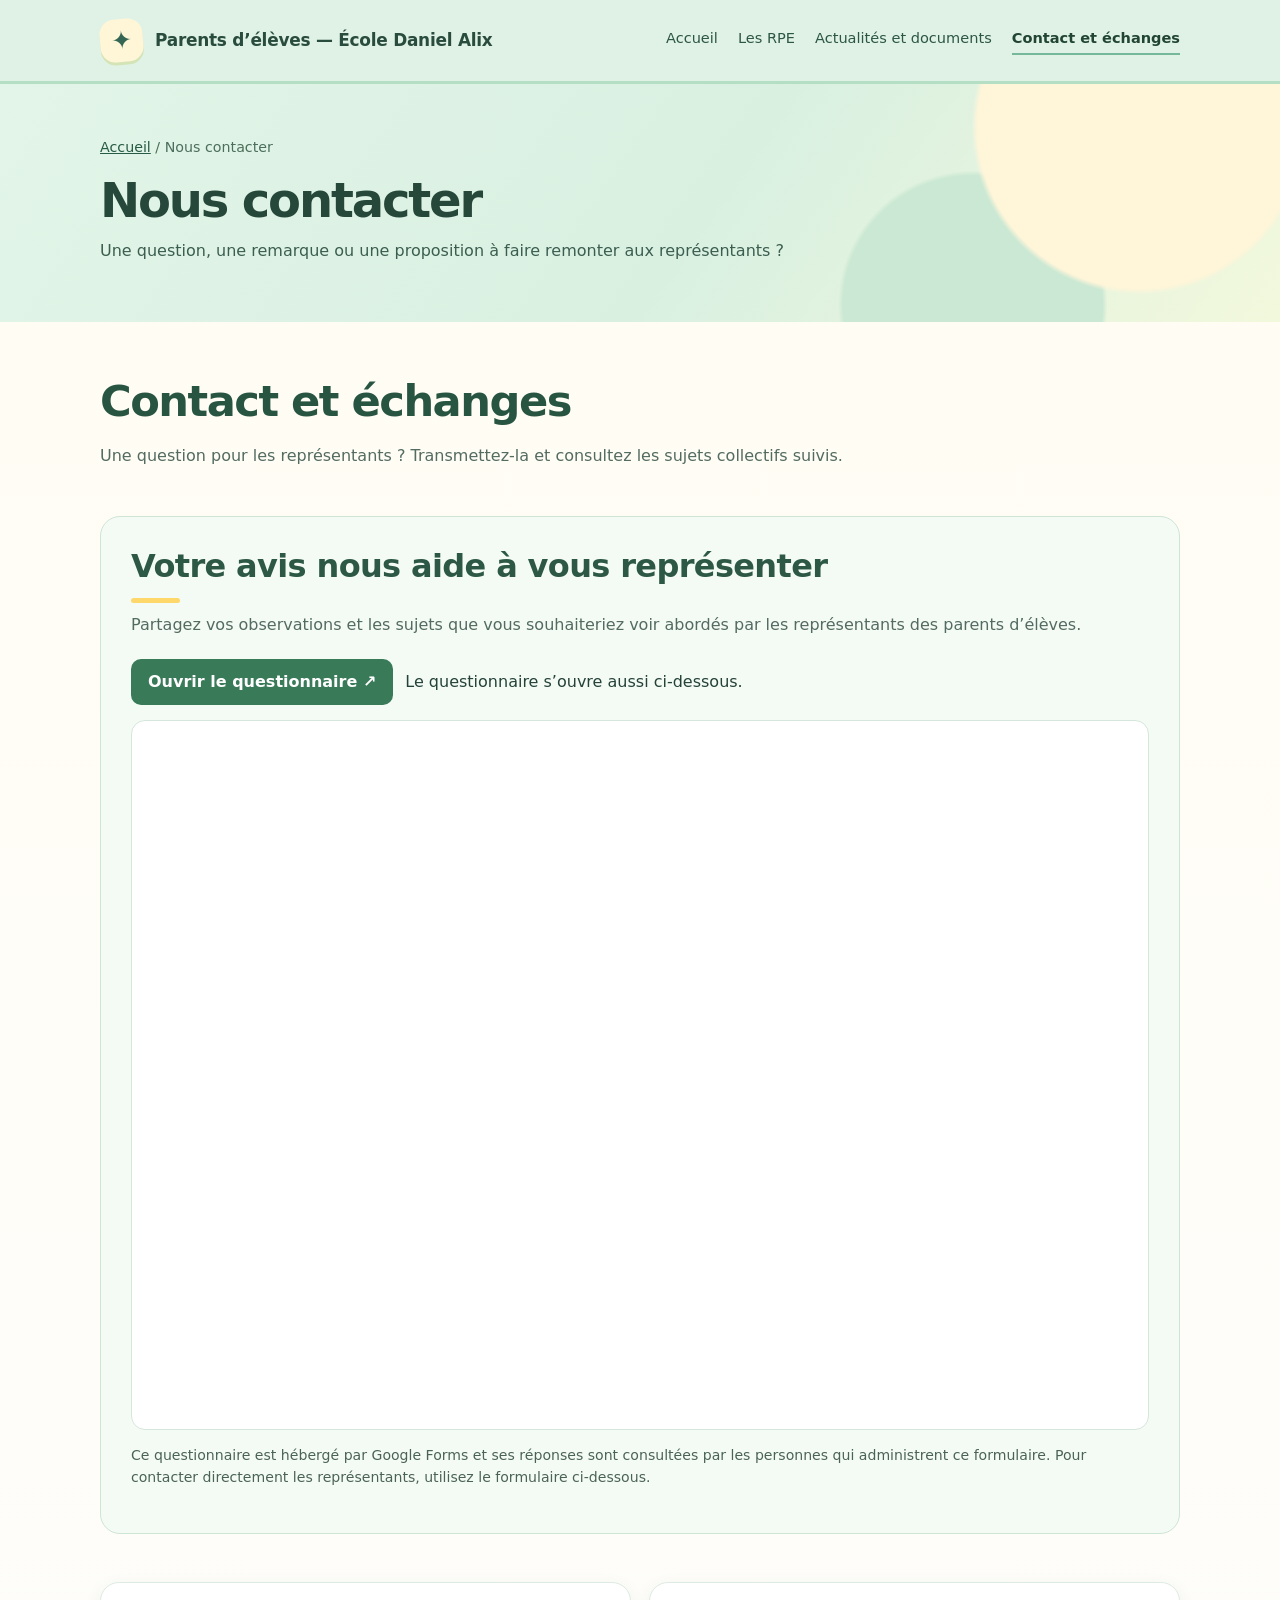
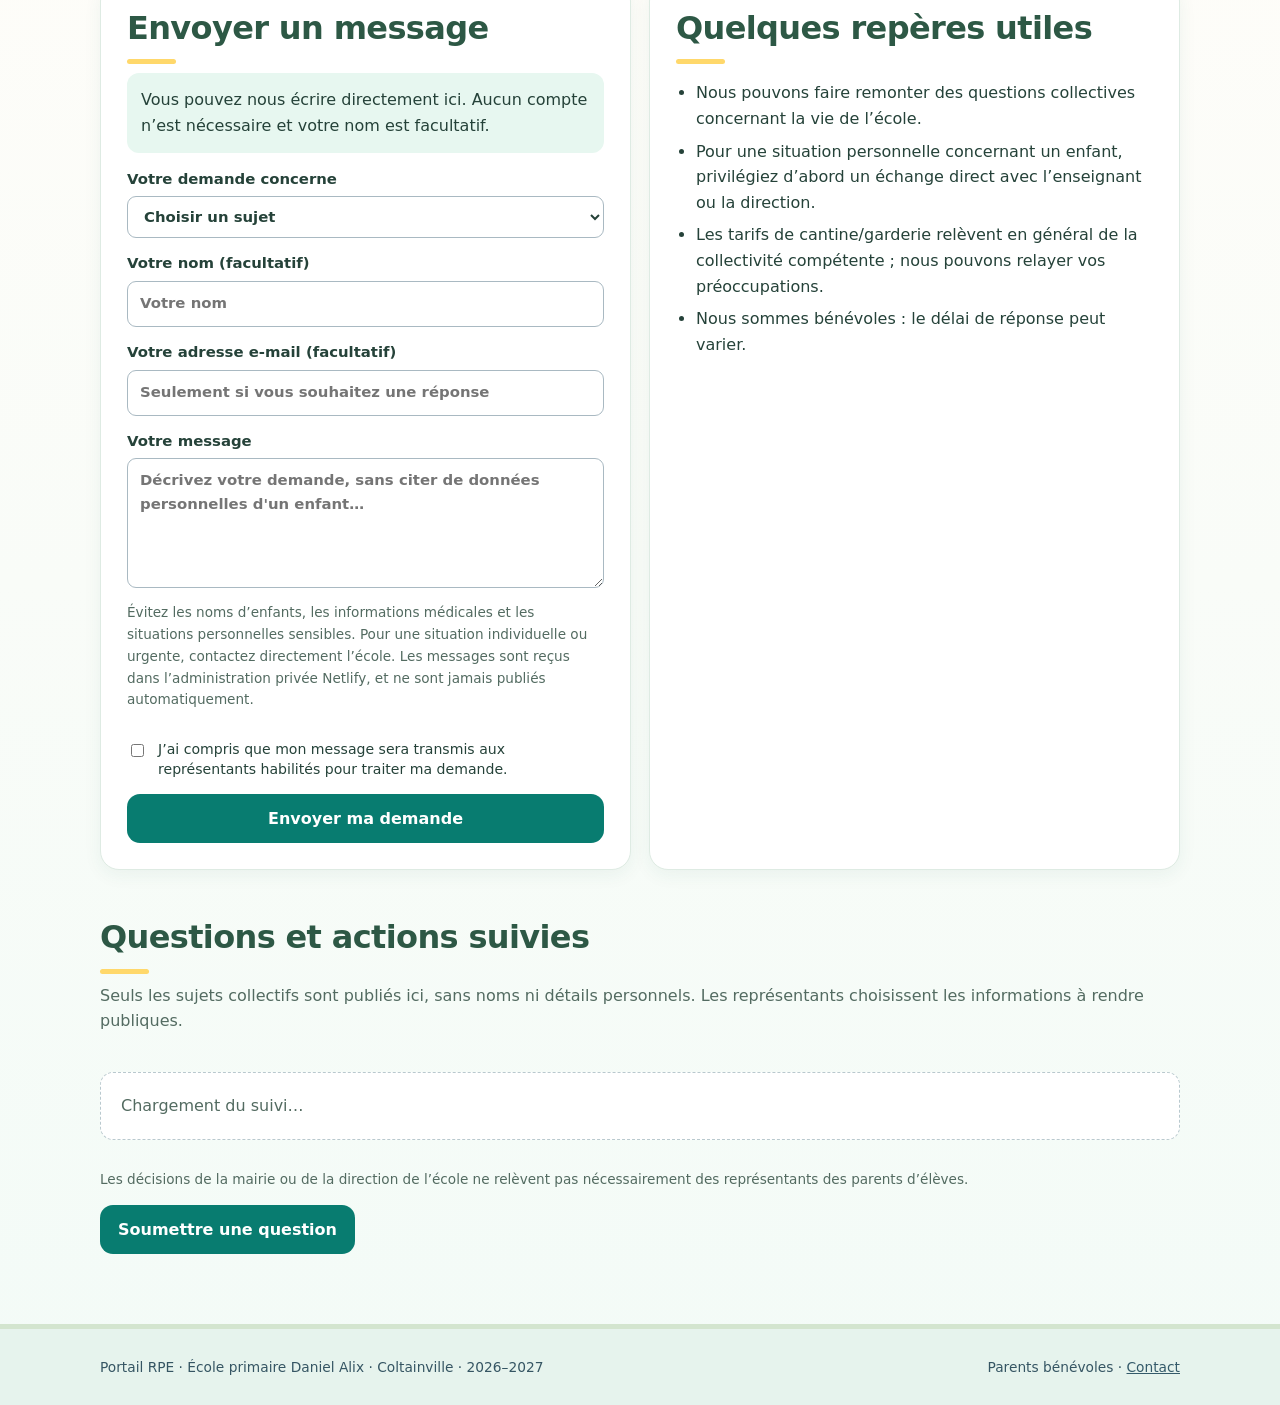
<file: suivi.html>
<!doctype html><html lang="fr"><head><meta charset="utf-8"><meta name="viewport" content="width=device-width, initial-scale=1"><meta http-equiv="refresh" content="0; url=contact.html#suivi"><link rel="canonical" href="contact.html#suivi"><title>Page déplacée – RPE Daniel Alix</title><link rel="stylesheet" href="style.css"></head><body><main class="wrap page-content"><h1>Cette rubrique a été regroupée.</h1><p>Retrouvez son contenu à la nouvelle adresse.</p><a class="btn teal" href="contact.html#suivi">Accéder à la rubrique →</a></main></body></html>
</file>
<file: style.css>
:root{--navy:#193e5f;--dark:#102b43;--teal:#167b7a;--cream:#f6f8f9;--ink:#1b2b37;--muted:#586a77;--line:#e1e8eb;--white:#fff;--accent:#e4f4f1}*{box-sizing:border-box}html{scroll-behavior:smooth}body{margin:0;background:var(--cream);color:var(--ink);font:16px/1.6 system-ui,-apple-system,'Segoe UI',sans-serif}a{color:var(--teal)}button,input,textarea{font:inherit}button{cursor:pointer}.wrap{width:min(1080px,calc(100% - 36px));margin:auto}.sitehead{background:var(--navy);color:white}.top{display:flex;align-items:center;justify-content:space-between;gap:15px;padding:19px 0}.brand{display:flex;align-items:center;gap:12px;font-weight:800;color:white;text-decoration:none;font-size:1.06rem}.logo{width:43px;height:43px;background:#fff;color:var(--navy);border-radius:13px;display:grid;place-items:center;font-size:25px}.nav{display:flex;flex-wrap:wrap;gap:20px}.nav a{color:#e3eff7;text-decoration:none;font-size:.91rem}.nav a:hover,.nav a:focus{text-decoration:underline}.hero{padding:68px 0 79px;background:linear-gradient(130deg,#193e5f,#215f71);color:white}.eyebrow{display:inline-block;background:#ffffff20;border:1px solid #ffffff44;padding:4px 11px;border-radius:30px;font-size:.84rem;font-weight:700;letter-spacing:.03em}.hero h1{font-size:clamp(2rem,5.5vw,3.45rem);line-height:1.1;letter-spacing:-.035em;margin:23px 0 17px;max-width:690px}.hero p{max-width:650px;font-size:1.11rem;color:#e4eef2;margin:0 0 26px}.actions{display:flex;gap:12px;flex-wrap:wrap}.btn{display:inline-flex;align-items:center;justify-content:center;text-decoration:none;border:0;border-radius:11px;padding:12px 18px;font-weight:750;min-height:45px}.btn.light{background:white;color:var(--navy)}.btn.outline{border:1px solid #9ebdce;color:white}.btn.teal{background:var(--teal);color:white}.btn:focus-visible,.nav a:focus-visible{outline:3px solid #ffcc6a;outline-offset:3px}main{padding:40px 0 70px}.notice{border-left:4px solid #d3a34b;background:#fff7e7;padding:15px 18px;border-radius:7px;margin-bottom:34px;color:#5f4c25}.notice strong{color:#50360b}.section{margin-top:48px}.section h2{font-size:clamp(1.45rem,3vw,2rem);line-height:1.2;letter-spacing:-.02em;margin:0 0 9px}.lead{color:var(--muted);margin:0 0 22px}.cards{display:grid;grid-template-columns:repeat(3,1fr);gap:15px}.card{background:white;border:1px solid var(--line);box-shadow:0 2px 10px #092c4210;border-radius:16px;padding:22px}.card .symbol{font-size:26px}.card h3{margin:9px 0 5px;font-size:1.08rem}.card p{margin:0;color:var(--muted);font-size:.96rem}.two{display:grid;grid-template-columns:1fr 1fr;gap:18px}.panel{background:white;border:1px solid var(--line);border-radius:16px;padding:26px}.panel h3{margin:0 0 12px}.panel p{margin:0 0 14px}.pill{display:inline-block;background:var(--accent);color:#126160;font-weight:700;padding:4px 9px;font-size:.77rem;border-radius:30px}.muted{color:var(--muted)}ul.simple{padding-left:20px;margin-bottom:0}li{margin:7px 0}.news{border-top:1px solid var(--line);padding:18px 0}.news:first-of-type{border-top:0}.news h3{margin:3px 0;font-size:1.04rem}.news p{margin:4px 0}.form{display:grid;gap:14px}.field{display:grid;gap:5px;font-weight:650;font-size:.93rem}.field input,.field textarea{border:1px solid #a9b9c2;border-radius:9px;padding:10px 12px;min-width:0;background:white;color:var(--ink)}.field textarea{resize:vertical;min-height:130px}.field input:focus,.field textarea:focus{outline:3px solid #ace0d9;border-color:var(--teal)}.help{font-size:.85rem;color:var(--muted)}.footer{padding:27px 0;background:#eaf0f3;color:#415562;font-size:.86rem}.footer a{color:#345a6a}.footer .wrap{display:flex;justify-content:space-between;gap:15px;flex-wrap:wrap}.priority-grid{display:grid;grid-template-columns:repeat(2,minmax(0,1fr));gap:15px}.priority{display:flex;gap:15px;align-items:flex-start}.priority-icon{width:49px;height:49px;flex:0 0 49px;display:grid;place-items:center;background:#e8f3ec;border-radius:14px;font-size:25px}.priority h3{margin:0 0 5px;font-size:1.04rem}.priority p{margin:0;color:var(--muted);font-size:.94rem}.objective{margin-top:16px;background:#eaf4e9;border:1px solid #c6dcc5;border-radius:16px;padding:23px;text-align:center}.objective h3{margin:0 0 8px;color:var(--navy)}.objective p{margin:0 auto;max-width:760px}.team-groups{display:grid;grid-template-columns:repeat(2,minmax(0,1fr));gap:18px;margin-top:16px}.team-group{border:1px solid var(--line);border-radius:14px;padding:18px;background:#f8fafb}.team-group h3{margin:0 0 12px;color:var(--navy)}.team-group ul{list-style:none;padding:0;margin:0;display:grid;gap:8px}.team-group li{margin:0;background:white;border:1px solid var(--line);border-radius:9px;padding:9px 12px;font-weight:600}@media(max-width:640px){.team-groups{grid-template-columns:1fr}}.hide{display:none!important}#noemail{background:#fff3e6;border:1px solid #ecc78b;padding:11px;border-radius:9px;font-size:.91rem}.contact-options{padding:14px;border-radius:12px;background:#ecf7f5;margin-bottom:15px}.contact-options p{margin:0}@media(max-width:780px){.top{align-items:flex-start;flex-direction:column}.nav{gap:8px 18px}.hero{padding:48px 0 57px}.cards{grid-template-columns:1fr}.priority-grid{grid-template-columns:1fr}.two{grid-template-columns:1fr}.panel{padding:20px}.section{margin-top:39px}}

/* Navigation et documents multipages */
.nav a.active{color:#fff;border-bottom:2px solid #92ded2;padding-bottom:4px;font-weight:750}.pagehero{background:linear-gradient(130deg,#193e5f,#215f71);color:white;padding:52px 0 58px}.pagehero h1{font-size:clamp(2rem,5vw,3rem);line-height:1.15;margin:14px 0 10px}.pagehero p{max-width:700px;color:#e4eef2;margin:0}.breadcrumb{font-size:.89rem;color:#d1e7e9}.breadcrumb a{color:white}.page-content{min-height:43vh}.linkcard{display:block;text-decoration:none;color:var(--ink);transition:transform .15s,box-shadow .15s}.linkcard:hover{transform:translateY(-3px);box-shadow:0 7px 22px #092c4222}.linkcard .more{display:inline-block;margin-top:14px;color:var(--teal);font-weight:750}.doclist{display:grid;gap:12px}.docitem{display:flex;align-items:center;justify-content:space-between;gap:20px;border:1px solid var(--line);background:white;border-radius:13px;padding:16px 19px}.docitem strong{display:block}.docitem small{color:var(--muted)}.docitem .btn{flex-shrink:0}.empty{background:#fff;padding:20px;border:1px dashed #b9c9ce;border-radius:13px;color:var(--muted)}.backlink{display:inline-block;margin:25px 0 0}.sitehead .top{min-height:78px}@media(max-width:650px){.docitem{align-items:flex-start;flex-direction:column}.docitem .btn{width:100%}}
/* Formulaire public et suivi des demandes */
.field select{border:1px solid #a9b9c2;border-radius:9px;padding:10px 12px;width:100%;background:#fff;color:var(--ink);font:inherit}
.honeypot{position:absolute;left:-10000px;top:auto;width:1px;height:1px;overflow:hidden}
.consent{display:flex;gap:11px;align-items:flex-start;font-size:.88rem;line-height:1.45}
.consent input{margin-top:5px;flex-shrink:0}
.suivi-items{display:grid;gap:14px;margin-top:20px}
.suivi-item{background:white;border:1px solid var(--line);border-radius:14px;padding:21px}
.suivi-item h3{margin:0 0 9px;color:var(--navy)}
.suivi-status{display:inline-block;font-size:.8rem;background:#ecf7f5;color:#175d59;border-radius:20px;padding:3px 11px;font-weight:700}
.suivi-item p{margin:12px 0 0;white-space:pre-wrap}


/* ===============================================================
   THÈME RPE DANIEL ALIX — Couleurs joyeuses et accessibles
   Modification uniquement visuelle : aucun impact sur le CMS,
   les données ou le formulaire Netlify.
   =============================================================== */
:root{
  --navy:#174665;
  --dark:#17374b;
  --teal:#087c70;
  --cream:#fffdf7;
  --ink:#203744;
  --muted:#506573;
  --line:#e2e9df;
  --accent:#e4f6ed;
  --white:#fff;
  --sun:#ffd86b;
  --coral:#ed7968;
  --leaf:#76b998;
  --sky:#b9e5f3;
}
body{background:linear-gradient(180deg,#fffcf2 0%,#fffdf9 45%,#f3fbf7 100%);}
.sitehead{background:#174665;border-bottom:5px solid var(--sun);}
.logo{background:var(--sun);color:#16435a;box-shadow:0 3px 0 #e9a54b;border-radius:15px;transform:rotate(-5deg);}
.brand{letter-spacing:-.015em;}
.nav a{color:#f1fafc;transition:background .2s,color .2s;}
.nav a:hover,.nav a:focus-visible{color:#fff;text-decoration:none;background:#ffffff22;border-radius:8px;}
.nav a.active{color:#fff9dd;border-color:var(--sun);}
.hero,.pagehero{background:radial-gradient(circle at 90% 20%,#ffffff18 0 16%,transparent 16.4%),radial-gradient(circle at 78% 87%,#ffd86b44 0 12%,transparent 12.4%),linear-gradient(122deg,#174665 0%,#167a81 58%,#419d91 100%);}
.hero{position:relative;overflow:hidden;}
.hero:after{content:'✦';position:absolute;right:7%;top:13%;font-size:clamp(55px,9vw,140px);color:#ffda7066;pointer-events:none;transform:rotate(18deg);}
.hero h1,.pagehero h1{letter-spacing:-.045em;text-wrap:balance;}
.hero p,.pagehero p{color:#f3fcfb;}
.eyebrow{background:#ffebaf;color:#29434c;border:0;box-shadow:0 2px 0 #e9bb58;}
.btn{border-radius:13px;transition:transform .18s,filter .18s,box-shadow .18s;}
.btn:hover{transform:translateY(-2px);filter:brightness(1.025);box-shadow:0 7px 14px #1a43521d;}
.btn.light{background:var(--sun);color:#263d43;}
.btn.teal{background:#087c70;color:#fff;}
.btn.outline{border:2px solid #edf8f5;background:#ffffff10;color:#fff;}
.notice{border-left:5px solid #e4ad3e;background:#fff5d6;color:#624a20;box-shadow:0 3px 12px #bba04d16;}
.section h2{color:#19485a;}
.section h2:after{content:'';display:block;width:49px;height:5px;background:var(--sun);border-radius:30px;margin-top:12px;}
.card,.panel,.docitem,.suivi-item{border-color:#deebe3;box-shadow:0 5px 18px #225c5010;}
.card{border-radius:20px;transition:transform .18s,box-shadow .18s;}
.card:hover{transform:translateY(-3px);box-shadow:0 12px 28px #225c501c;}
.card .symbol{display:inline-grid;place-items:center;min-width:47px;min-height:47px;background:#def5ec;border-radius:14px;padding:7px;}
.cards > :nth-child(4n+2) .symbol{background:#fff1c8;}
.cards > :nth-child(4n+3) .symbol{background:#fde5df;}
.cards > :nth-child(4n+4) .symbol{background:#e4effb;}
.linkcard .more{color:#006a62;}
.panel{border-radius:19px;}
.pill,.suivi-status{background:#dff4e8;color:#155a4b;}
.priority-icon{background:#e1f4e9;border-radius:17px;}
.priority-grid > :nth-child(4n+2) .priority-icon{background:#fff0c1;}
.priority-grid > :nth-child(4n+3) .priority-icon{background:#ffe7df;}
.priority-grid > :nth-child(4n+4) .priority-icon{background:#dff1fc;}
.objective{background:linear-gradient(120deg,#fff5cb,#ebf9e9);border:1px solid #e6dd9d;}
.team-group{background:#f8fdf9;}
.team-group:nth-child(2){background:#fffbf0;}
.team-group li{border-left:4px solid #91cdae;}
.team-group:nth-child(2) li{border-left-color:#f1c76b;}
.contact-options{background:#e7f7f0;}
.field input:focus,.field textarea:focus,.field select:focus{outline:3px solid #c2e9d9;border-color:#148675;}
.footer{background:#e6f3ed;border-top:5px solid #d3e5cf;color:#355563;}
@media(prefers-reduced-motion:reduce){.btn,.card,.nav a{transition:none}.btn:hover,.card:hover{transform:none}}

/* THÈME VERT PASTEL — en-tête et bandeaux de toutes les pages */
:root{--navy:#315b4c;--dark:#25483b;--teal:#377a63;--cream:#fbfdf9;--ink:#254239;--muted:#536b61;--line:#dceadf;--accent:#e3f5e9}
.sitehead{background:#dff2e5;color:#294c3e;border-bottom:3px solid #b4dfc5}
.brand{color:#294c3e}
.logo{background:#fff6d7;color:#356653;box-shadow:0 3px 0 #d4e4b6}
.nav a{color:#2d5645}
.nav a:hover,.nav a:focus-visible{color:#214532;background:#c6e7d2}
.nav a.active{color:#214532;border-color:#75b99a}
.hero,.pagehero{background:radial-gradient(circle at 89% 18%,#fff5d9 0 14%,transparent 14.5%),radial-gradient(circle at 76% 93%,#cae8d3 0 13%,transparent 13.5%),linear-gradient(125deg,#e2f5e8 0%,#d9f0e1 55%,#f2f8dc 100%);color:#284b3d}
.hero h1,.pagehero h1{color:#25483b}
.hero p,.pagehero p{color:#3b5e50}
.hero:after{color:#ebbd6688}
.eyebrow{background:#fff3cd;color:#486045;box-shadow:none}
.btn.light{background:#fff5cd;color:#314c3d}
.btn.outline{background:#ffffff9c;color:#2d5b45;border:2px solid #81b69a}
.breadcrumb{color:#4c6e5b}
.breadcrumb a{color:#285c44}
.section h2{color:#2d5845}
.objective h3,.team-group h3,.suivi-item h3{color:#315c4a}

/* Réorganisation du portail en quatre rubriques principales */
.page-content>.page-intro{margin-top:5px;margin-bottom:28px}
.page-intro h1{font-size:clamp(2rem,4vw,2.7rem);letter-spacing:-.035em;color:#285541;margin:0 0 7px}
.page-content>[id]{scroll-margin-top:25px}
.hero-home{padding:56px clamp(18px,5vw,55px);margin-top:-40px;border-radius:0 0 28px 28px}
.hero-home .hero-inner{max-width:920px;margin:auto}
.cards-four{grid-template-columns:repeat(2,minmax(0,1fr))}
.highlight-meeting{background:linear-gradient(110deg,#e5f5ea,#fff4d9);padding:25px;border:1px solid #cce6d6;border-radius:21px;display:flex;align-items:center;justify-content:space-between;gap:20px}
.highlight-meeting h2{margin:8px 0 6px}.highlight-meeting p{margin:5px 0}.highlight-meeting .btn{flex-shrink:0}
#role,#priorites,#benevolat,#conseil,#suivi{scroll-margin-top:20px}
@media(max-width:760px){.cards-four{grid-template-columns:1fr}.highlight-meeting{align-items:stretch;flex-direction:column}.highlight-meeting .btn{width:100%}.hero-home{padding:40px 20px}}
</file>
